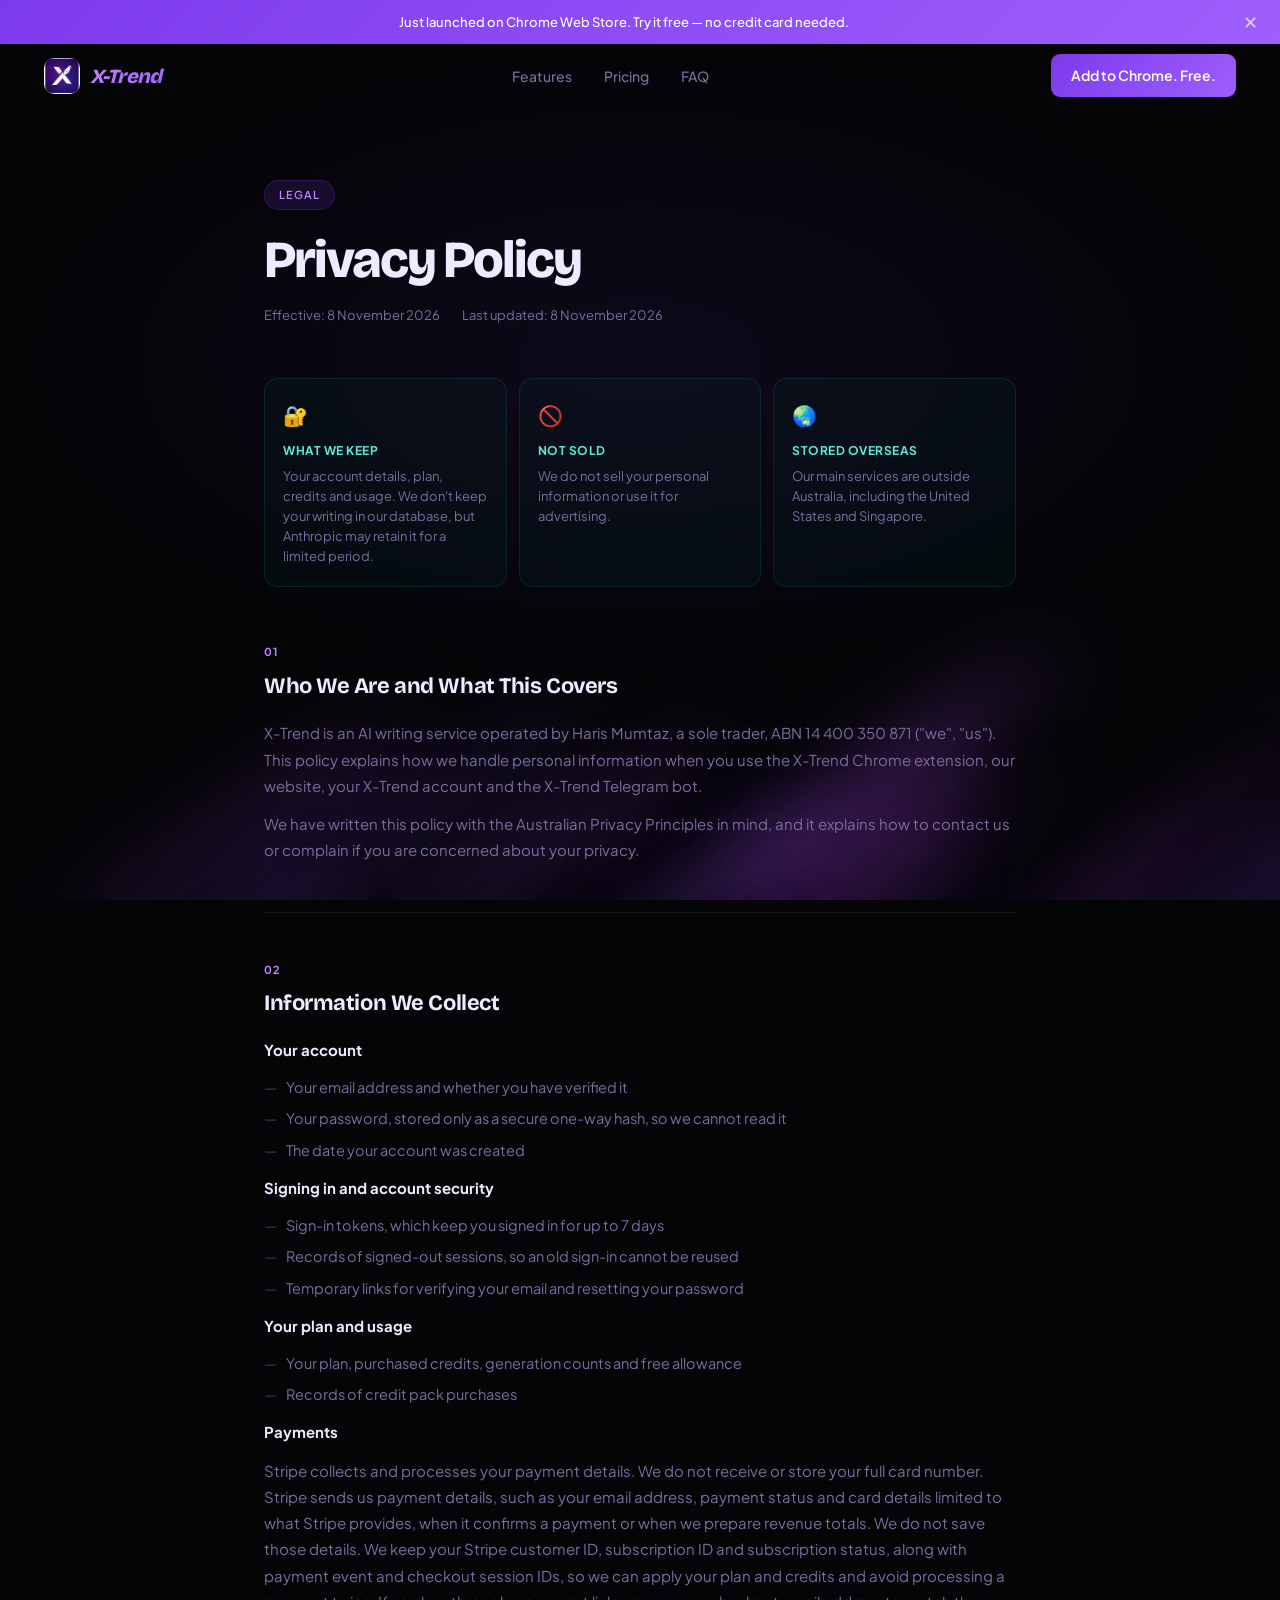
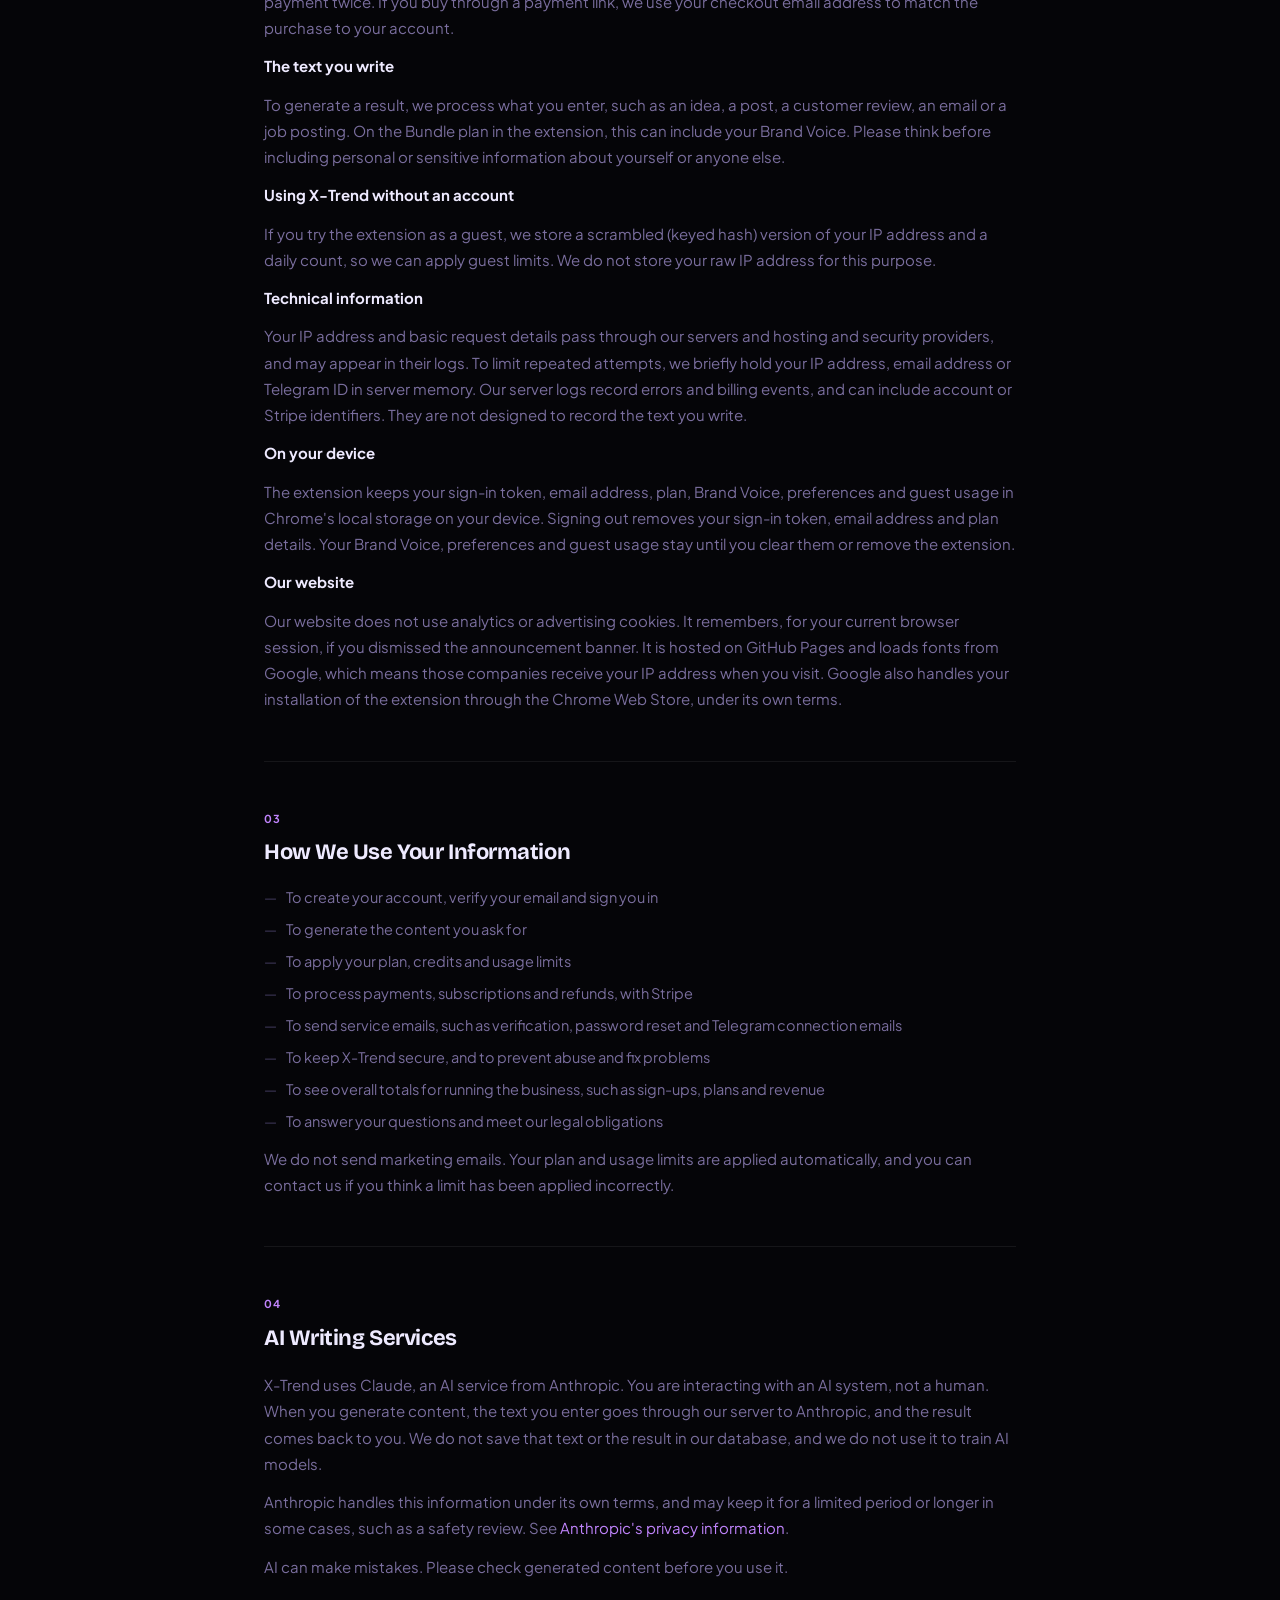
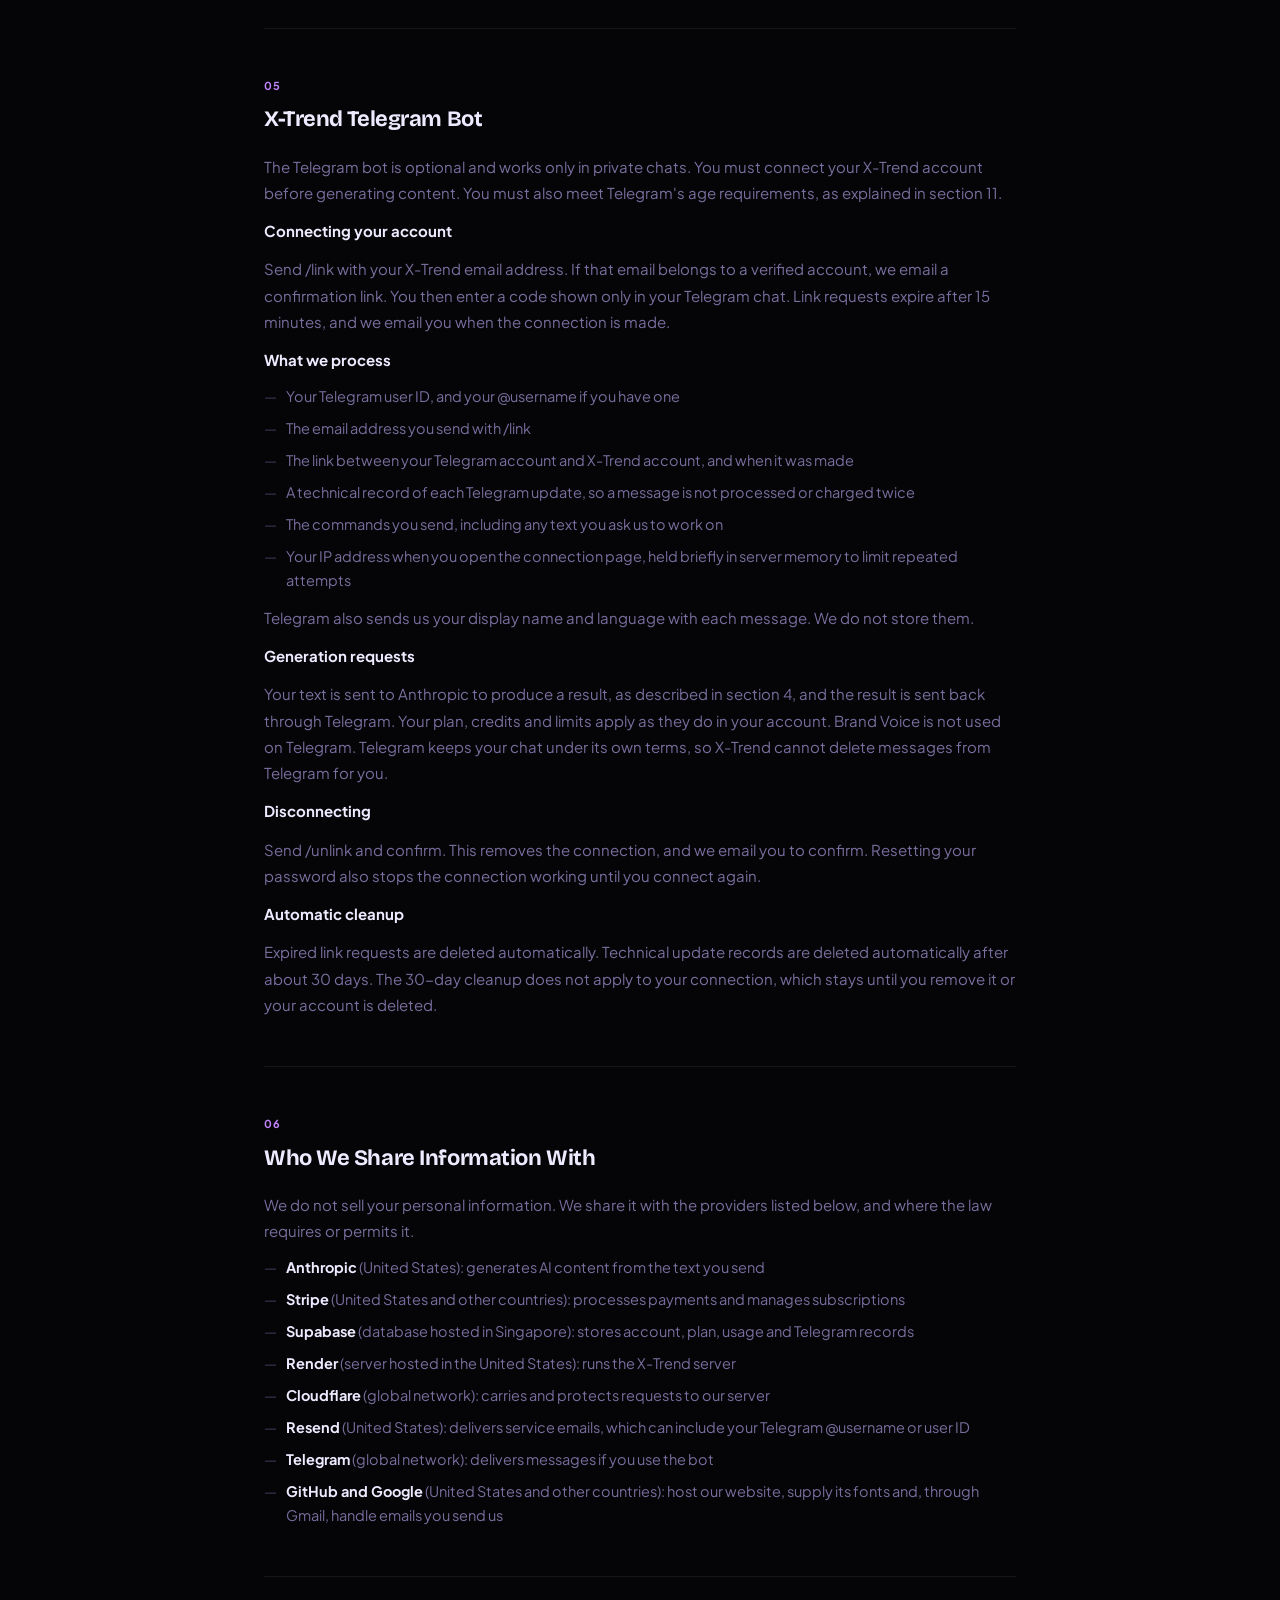
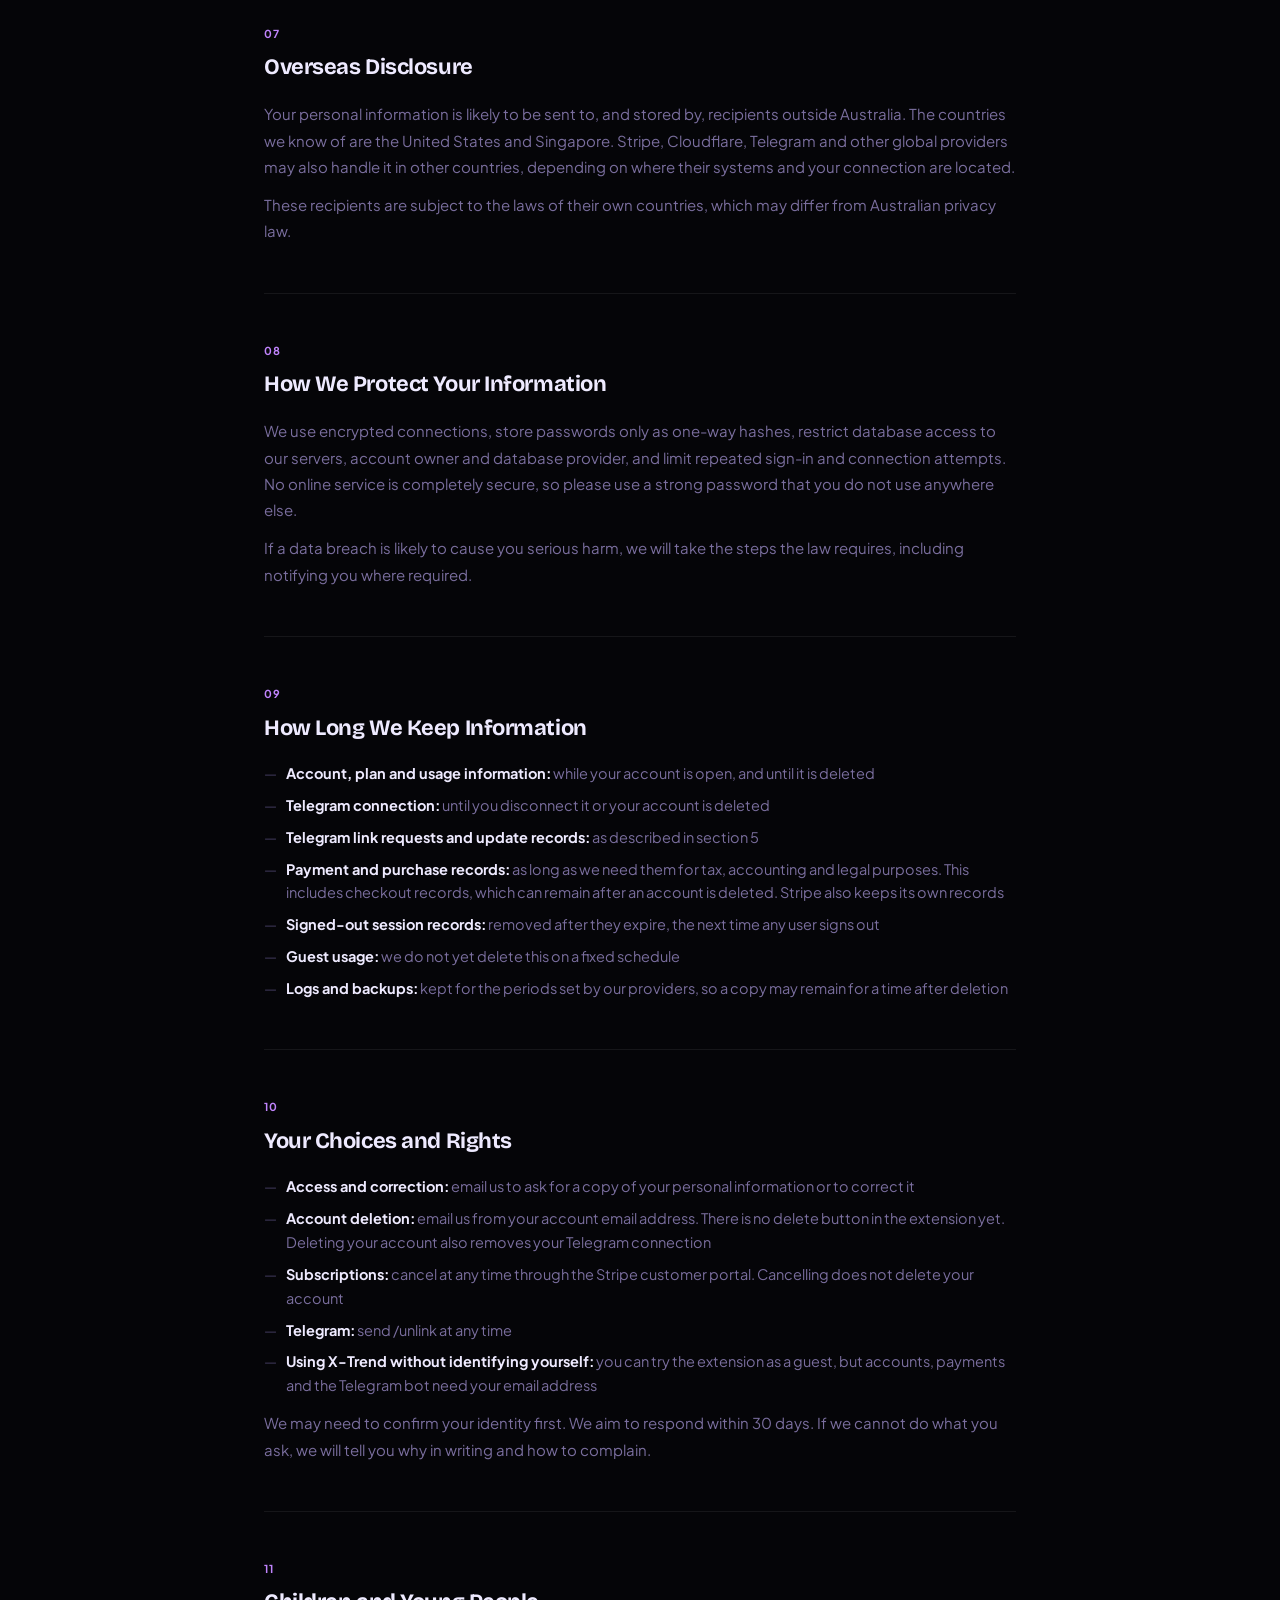
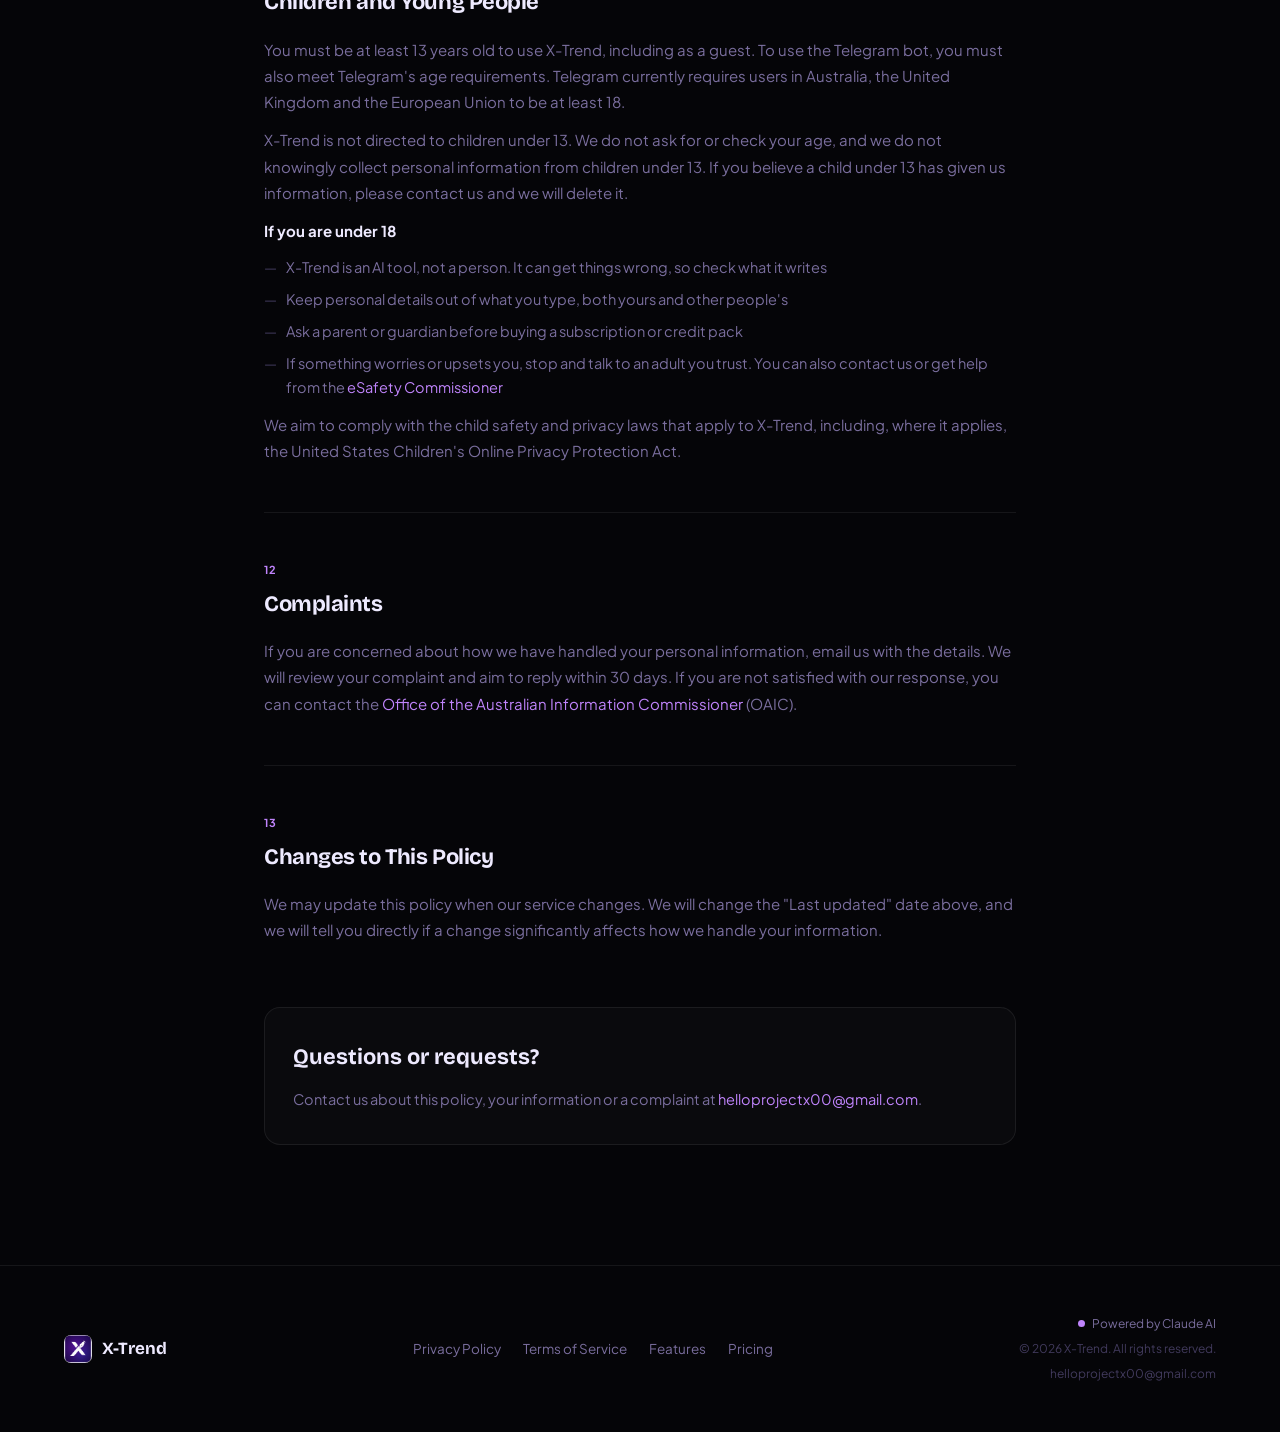
<file: privacy-policy.html>
<!DOCTYPE html>
<html lang="en">
<head>
  <meta charset="UTF-8">
  <meta name="viewport" content="width=device-width, initial-scale=1.0">
  <title>Privacy Policy — X-Trend</title>
  <meta name="description" content="X-Trend Privacy Policy — how we handle your data.">
  <meta name="theme-color" content="#050508">
  <link rel="icon" type="image/png" href="Images/Logo.png">
  <link rel="preconnect" href="https://fonts.googleapis.com">
  <link rel="preconnect" href="https://fonts.gstatic.com" crossorigin>
  <link href="https://fonts.googleapis.com/css2?family=Bricolage+Grotesque:opsz,wght@12..96,400;12..96,600;12..96,700;12..96,800&family=Plus+Jakarta+Sans:wght@300;400;500;600;700&display=swap" rel="stylesheet">
  <style>
/* ═══ CUSTOM PROPERTIES ═══════════════════════════════════════════════ */
:root {
  --bg:   #050508;
  --p:    #7C3AED;
  --p2:   #9F5FFC;
  --p3:   #C084FC;
  --t:    #0D9488;
  --t2:   #14B8A6;
  --t3:   #5EEAD4;
  --text: #EEEAFF;
  --text2:#7A6E9E;
  --text3:#413A5C;
  --card: rgba(255,255,255,0.024);
  --card-b:rgba(255,255,255,0.07);
  --fd:   'Bricolage Grotesque', sans-serif;
  --fb:   'Plus Jakarta Sans', sans-serif;
  --ease: cubic-bezier(0.16,1,0.3,1);
  --ann-h: 44px;
  --nav-h: 64px;
  --r: 16px;
}

/* ═══ RESET ════════════════════════════════════════════════════════════ */
*,*::before,*::after{box-sizing:border-box;margin:0;padding:0;}
html{scroll-behavior:smooth;}
body{
  font-family:var(--fb);
  background:var(--bg);
  color:var(--text);
  line-height:1.6;
  overflow-x:hidden;
  padding-top:calc(var(--ann-h) + var(--nav-h));
  transition:padding-top .35s var(--ease);
}
body.no-ann{padding-top:var(--nav-h);}
a{text-decoration:none;color:inherit;}
ul{list-style:none;}
img{display:block;max-width:100%;}
button{cursor:pointer;border:none;background:none;font-family:inherit;color:inherit;}

/* ═══ CANVAS + OVERLAY ════════════════════════════════════════════════ */
#beams{
  position:fixed;inset:0;width:100%;height:100%;
  z-index:0;pointer-events:none;
}
.glow-overlay{
  position:fixed;inset:0;z-index:1;pointer-events:none;
  background:radial-gradient(ellipse 70% 50% at 50% 40%, rgba(124,58,237,0.08) 0%, transparent 70%);
  animation:overlayPulse 8s ease-in-out infinite;
}
@keyframes overlayPulse{0%,100%{opacity:.5;}50%{opacity:1;}}

/* ═══ ANNOUNCEMENT BAR ════════════════════════════════════════════════ */
#ann-bar{
  position:fixed;top:0;left:0;right:0;
  height:var(--ann-h);z-index:300;
  display:flex;align-items:center;justify-content:center;gap:12px;
  padding:0 48px 0 16px;
  background:linear-gradient(135deg,#7C3AED,#9F5FFC);
  font-size:13px;font-weight:500;color:#fff;
  overflow:hidden;
  transition:height .35s var(--ease),opacity .35s var(--ease);
}
#ann-bar.gone{height:0;opacity:0;pointer-events:none;}
#ann-dismiss{
  position:absolute;right:14px;
  font-size:18px;line-height:1;padding:6px 8px;
  color:rgba(255,255,255,.7);border-radius:6px;
  transition:color .2s,background .2s;
}
#ann-dismiss:hover{color:#fff;background:rgba(255,255,255,.12);}

/* ═══ NAVIGATION ══════════════════════════════════════════════════════ */
#nav{
  position:fixed;top:var(--ann-h);left:0;right:0;
  height:var(--nav-h);z-index:200;
  transition:top .35s var(--ease),background .4s ease,backdrop-filter .4s ease,border-color .4s ease;
  border-bottom:1px solid transparent;
}
body.no-ann #nav{top:0;}
#nav.scrolled{
  background:rgba(5,5,8,.85);
  backdrop-filter:blur(24px);-webkit-backdrop-filter:blur(24px);
  border-bottom-color:rgba(124,58,237,.1);
}
.nav-inner{
  max-width:1240px;margin:0 auto;height:100%;
  padding:0 24px;display:flex;align-items:center;
}
.nav-brand{
  display:flex;align-items:center;gap:10px;
  flex-shrink:0;overflow:visible;
}
.nav-brand img{width:36px;height:36px;object-fit:contain;border-radius:10px;}
.nav-brand span{
  font-family:'Bricolage Grotesque',var(--fd);font-weight:800;font-size:20px;letter-spacing:-.03em;
  font-style:italic;white-space:nowrap;padding-right:8px;
  background:linear-gradient(135deg,#C084FC,#9F5FFC);
  -webkit-background-clip:text;-webkit-text-fill-color:transparent;
  background-clip:text;
}
.nav-links{
  display:flex;gap:32px;margin:0 auto;
}
.nav-links a{
  font-size:14px;font-weight:500;color:var(--text2);
  transition:color .2s;
}
.nav-links a:hover{color:var(--text);}
.nav-cta{
  display:inline-flex;align-items:center;justify-content:center;
  padding:10px 20px;border-radius:9px;
  background:linear-gradient(135deg,var(--p),var(--p2));
  color:#fff;font-size:14px;font-weight:600;
  transition:opacity .2s,transform .15s,box-shadow .2s;
  white-space:nowrap;flex-shrink:0;
}
.nav-cta:hover{opacity:.88;transform:translateY(-1px);box-shadow:0 8px 24px rgba(124,58,237,.4);}

/* hamburger */
.hamburger{
  display:none;flex-direction:column;gap:5px;
  padding:6px;margin-left:auto;position:relative;z-index:201;
}
.hamburger span{
  display:block;width:22px;height:2px;
  background:var(--text);border-radius:2px;
  transition:transform .3s,opacity .3s;
}
.hamburger.open span:nth-child(1){transform:translateY(7px) rotate(45deg);}
.hamburger.open span:nth-child(2){opacity:0;}
.hamburger.open span:nth-child(3){transform:translateY(-7px) rotate(-45deg);}

/* ═══ MOBILE FULL-SCREEN MENU ═════════════════════════════════════════ */
#mob-menu{
  display:none;position:fixed;inset:0;
  background:rgba(5,5,8,.97);z-index:190;
  flex-direction:column;align-items:center;justify-content:center;gap:36px;
}
#mob-menu.open{display:flex;}
#mob-menu a{
  font-family:var(--fd);font-size:30px;font-weight:700;
  color:var(--text);transition:color .2s;
}
#mob-menu a:hover{color:var(--p3);}
#mob-menu .mob-cta{
  margin-top:8px;
  padding:14px 32px;font-size:17px;border-radius:12px;
  background:linear-gradient(135deg,var(--p),var(--p2));color:#fff;
}

/* ═══ CONTAINER ═══════════════════════════════════════════════════════ */
.container{max-width:1200px;margin:0 auto;padding:0 24px;}

/* ═══ LEGAL CONTENT ═══════════════════════════════════════════════════ */
.legal-wrap{
  max-width:800px;
  margin:0 auto;
  padding:72px 24px 120px;
  position:relative;
  z-index:2;
}

.legal-hero{
  margin-bottom:52px;
}

.legal-label{
  display:inline-flex;align-items:center;
  font-size:11px;font-weight:600;letter-spacing:1px;text-transform:uppercase;
  color:var(--p3);
  background:rgba(124,58,237,.14);
  border:1px solid rgba(124,58,237,.24);
  border-radius:100px;
  padding:5px 14px;
  margin-bottom:22px;
}

.legal-hero h1{
  font-family:var(--fd);
  font-size:clamp(32px,5vw,52px);
  font-weight:800;
  letter-spacing:-.04em;
  line-height:1.1;
  color:var(--text);
  margin-bottom:16px;
}

.legal-meta{
  font-size:13px;
  color:var(--text2);
}
.legal-meta span{margin-right:20px;}

/* summary cards */
.summary-grid{
  display:grid;
  grid-template-columns:repeat(3,1fr);
  gap:12px;
  margin-bottom:56px;
}
.summary-card{
  background:var(--card);
  border:1px solid var(--card-b);
  border-radius:14px;
  padding:20px 18px;
}
.summary-card .card-icon{
  font-size:20px;margin-bottom:10px;display:block;
}
.summary-card .card-title{
  font-size:12px;font-weight:700;text-transform:uppercase;
  letter-spacing:.5px;color:var(--text2);margin-bottom:6px;
}
.summary-card .card-body{
  font-size:13px;color:var(--text2);line-height:1.55;
}
.summary-card.positive{
  border-color:rgba(13,148,136,.2);
  background:rgba(13,148,136,.05);
}
.summary-card.positive .card-title{color:var(--t3);}

/* sections */
.legal-section{margin-bottom:48px;}

.legal-num{
  font-size:11px;font-weight:700;letter-spacing:1px;
  text-transform:uppercase;color:var(--p3);margin-bottom:8px;
}

.legal-section h2{
  font-family:var(--fd);
  font-size:22px;font-weight:700;letter-spacing:-.02em;
  color:var(--text);margin-bottom:16px;
}

.legal-section p{
  color:var(--text2);font-size:15px;line-height:1.75;margin-bottom:12px;
}
.legal-section p:last-child{margin-bottom:0;}

.legal-section ul{
  padding:0;margin:12px 0;
  display:flex;flex-direction:column;gap:8px;
}
.legal-section ul li{
  color:var(--text2);padding-left:22px;position:relative;
  font-size:14.5px;line-height:1.65;
}
.legal-section ul li::before{
  content:'—';position:absolute;left:0;color:var(--text3);
}

.highlight-box{
  background:var(--card);
  border:1px solid var(--card-b);
  border-left:3px solid var(--p);
  border-radius:12px;
  padding:16px 18px;margin:16px 0;
  font-size:14px;color:var(--text2);line-height:1.65;
}
.highlight-box strong{color:var(--text);}

.legal-divider{
  border:none;
  border-top:1px solid var(--card-b);
  margin:0 0 48px;
}

code{
  font-family:monospace;
  font-size:.9em;
  color:var(--p3);
  background:rgba(124,58,237,.1);
  padding:2px 6px;border-radius:4px;
}

/* contact block */
.contact-block{
  background:var(--card);
  border:1px solid var(--card-b);
  border-radius:var(--r);
  padding:32px 28px;
  margin-top:64px;
}
.contact-block h2{
  font-family:var(--fd);
  font-size:22px;font-weight:700;
  color:var(--text);margin-bottom:12px;
}
.contact-block p{
  font-size:14.5px;color:var(--text2);line-height:1.7;
}
.contact-block a{color:var(--p3);}
.contact-block a:hover{text-decoration:underline;}

/* ═══ FOOTER ═════════════════════════════════════════════════════════ */
footer{
  position:relative;z-index:2;
  border-top:1px solid rgba(255,255,255,.07);
  padding:48px 0;
}
.footer-inner{
  display:flex;align-items:center;justify-content:space-between;
  flex-wrap:wrap;gap:24px;
}
.footer-brand{
  display:flex;align-items:center;gap:10px;
  font-family:var(--fd);font-weight:700;font-size:17px;
}
.footer-brand img{width:28px;height:28px;object-fit:contain;border-radius:7px;}
.footer-links{display:flex;gap:22px;flex-wrap:wrap;}
.footer-links a{font-size:13.5px;color:var(--text2);transition:color .2s;}
.footer-links a:hover{color:var(--text);}
.footer-right{display:flex;flex-direction:column;align-items:flex-end;gap:6px;}
.claude-badge{display:flex;align-items:center;gap:7px;font-size:12px;color:var(--text2);}
.claude-dot{
  width:7px;height:7px;border-radius:50%;background:var(--p3);
  animation:dotPulse 2s ease-in-out infinite;
}
@keyframes dotPulse{0%,100%{opacity:1;transform:scale(1);}50%{opacity:.45;transform:scale(.65);}}
.footer-copy{font-size:12px;color:var(--text3);}

/* ═══ REDUCED MOTION ═══════════════════════════════════════════════════ */
@media(prefers-reduced-motion:reduce){
  *,*::before,*::after{
    animation-duration:.01ms!important;
    animation-iteration-count:1!important;
    transition-duration:.01ms!important;
  }
  #beams{display:none;}
}

/* ═══ RESPONSIVE ════════════════════════════════════════════════════════ */
@media(max-width:768px){
  .nav-links,.nav-cta{display:none;}
  .hamburger{display:flex;}
  .footer-inner{flex-direction:column;align-items:flex-start;}
  .footer-right{align-items:flex-start;}
}
@media(max-width:600px){
  .summary-grid{grid-template-columns:1fr;}
  .legal-wrap{padding:56px 16px 80px;}
}
.sr-only{position:absolute;width:1px;height:1px;padding:0;margin:-1px;overflow:hidden;clip:rect(0,0,0,0);white-space:nowrap;border-width:0;}
  </style>
</head>
<body>

<!-- Canvas beam background -->
<canvas id="beams" aria-hidden="true"></canvas>
<div class="glow-overlay" aria-hidden="true"></div>

<!-- Announcement Bar -->
<div id="ann-bar" role="banner">
  <span>Just launched on Chrome Web Store. Try it free &mdash; no credit card needed.</span>
  <button id="ann-dismiss" aria-label="Dismiss announcement">&#x2715;</button>
</div>

<!-- Navigation -->
<nav id="nav" aria-label="Main navigation">
  <div class="nav-inner">
    <a href="index.html" class="nav-brand" aria-label="X-Trend home">
      <img src="Images/Logo.png" alt="" aria-hidden="true">
      <span>X-Trend</span>
    </a>
    <ul class="nav-links" role="list">
      <li><a href="index.html#social-features">Features</a></li>
      <li><a href="index.html#pricing">Pricing</a></li>
      <li><a href="index.html#faq">FAQ</a></li>
    </ul>
    <a href="https://chromewebstore.google.com/detail/x-trend/nondajdgckjicjokoffoheacihaimnnc"
       class="nav-cta" target="_blank" rel="noopener noreferrer">Add to Chrome. Free.</a>
    <button class="hamburger" id="hamburger"
            aria-label="Open navigation menu" aria-expanded="false" aria-controls="mob-menu">
      <span></span><span></span><span></span>
    </button>
  </div>
</nav>

<!-- Mobile full-screen menu -->
<div id="mob-menu" role="dialog" aria-label="Mobile navigation" aria-modal="true">
  <a href="index.html#social-features">Features</a>
  <a href="index.html#pricing">Pricing</a>
  <a href="index.html#faq">FAQ</a>
  <a href="https://chromewebstore.google.com/detail/x-trend/nondajdgckjicjokoffoheacihaimnnc"
     class="mob-cta" target="_blank" rel="noopener noreferrer">Add to Chrome. Free.</a>
</div>

<!-- Legal Content -->
<main>
  <div class="legal-wrap">

    <div class="legal-hero">
      <div class="legal-label">Legal</div>
      <h1>Privacy Policy</h1>
      <p class="legal-meta">
        <span>Effective: 8 November 2026</span>
        <span>Last updated: 8 November 2026</span>
      </p>
    </div>

    <!-- At-a-glance summary -->
    <div class="summary-grid">
      <div class="summary-card positive">
        <span class="card-icon">🔐</span>
        <div class="card-title">What we keep</div>
        <div class="card-body">Your account details, plan, credits and usage. We don't keep your writing in our database, but Anthropic may retain it for a limited period.</div>
      </div>
      <div class="summary-card positive">
        <span class="card-icon">🚫</span>
        <div class="card-title">Not sold</div>
        <div class="card-body">We do not sell your personal information or use it for advertising.</div>
      </div>
      <div class="summary-card positive">
        <span class="card-icon">🌏</span>
        <div class="card-title">Stored overseas</div>
        <div class="card-body">Our main services are outside Australia, including the United States and Singapore.</div>
      </div>
    </div>

    <section class="legal-section">
      <div class="legal-num">01</div>
      <h2>Who We Are and What This Covers</h2>
      <p>
        X-Trend is an AI writing service operated by Haris Mumtaz, a sole trader, ABN 14 400 350 871 ("we", "us").
        This policy explains how we handle personal information when you use the X-Trend Chrome
        extension, our website, your X-Trend account and the X-Trend Telegram bot.
      </p>
      <p>
        We have written this policy with the Australian Privacy Principles in mind, and it explains
        how to contact us or complain if you are concerned about your privacy.
      </p>
    </section>

    <hr class="legal-divider">

    <section class="legal-section">
      <div class="legal-num">02</div>
      <h2>Information We Collect</h2>
      <p><strong style="color:var(--text);">Your account</strong></p>
      <ul>
        <li>Your email address and whether you have verified it</li>
        <li>Your password, stored only as a secure one-way hash, so we cannot read it</li>
        <li>The date your account was created</li>
      </ul>
      <p><strong style="color:var(--text);">Signing in and account security</strong></p>
      <ul>
        <li>Sign-in tokens, which keep you signed in for up to 7 days</li>
        <li>Records of signed-out sessions, so an old sign-in cannot be reused</li>
        <li>Temporary links for verifying your email and resetting your password</li>
      </ul>
      <p><strong style="color:var(--text);">Your plan and usage</strong></p>
      <ul>
        <li>Your plan, purchased credits, generation counts and free allowance</li>
        <li>Records of credit pack purchases</li>
      </ul>
      <p><strong style="color:var(--text);">Payments</strong></p>
      <p>
        Stripe collects and processes your payment details. We do not receive or store your full card
        number. Stripe sends us payment details, such as your email address, payment status and card
        details limited to what Stripe provides, when it confirms a payment or when we prepare revenue
        totals. We do not save those details. We keep your Stripe customer ID, subscription ID and
        subscription status, along with payment event and checkout session IDs, so we can apply your plan
        and credits and avoid processing a payment twice. If you buy through a payment link, we use your
        checkout email address to match the purchase to your account.
      </p>
      <p><strong style="color:var(--text);">The text you write</strong></p>
      <p>
        To generate a result, we process what you enter, such as an idea, a post, a customer review, an
        email or a job posting. On the Bundle plan in the extension, this can include your Brand Voice.
        Please think before including personal or sensitive information about yourself or anyone else.
      </p>
      <p><strong style="color:var(--text);">Using X-Trend without an account</strong></p>
      <p>
        If you try the extension as a guest, we store a scrambled (keyed hash) version of your IP address
        and a daily count, so we can apply guest limits. We do not store your raw IP address for this
        purpose.
      </p>
      <p><strong style="color:var(--text);">Technical information</strong></p>
      <p>
        Your IP address and basic request details pass through our servers and hosting and security
        providers, and may appear in their logs. To limit repeated attempts, we briefly hold your IP
        address, email address or Telegram ID in server memory. Our server logs record errors and billing events, and can include account or
        Stripe identifiers. They are not designed to record the text you write.
      </p>
      <p><strong style="color:var(--text);">On your device</strong></p>
      <p>
        The extension keeps your sign-in token, email address, plan, Brand Voice, preferences and guest
        usage in Chrome's local storage on your device. Signing out removes your sign-in token, email
        address and plan details. Your Brand Voice, preferences and guest usage stay until you clear them or
        remove the extension.
      </p>
      <p><strong style="color:var(--text);">Our website</strong></p>
      <p>
        Our website does not use analytics or advertising cookies. It remembers, for your current browser session, if you
        dismissed the announcement banner. It is hosted on GitHub Pages and loads fonts from Google,
        which means those companies receive your IP address when you visit. Google also handles your
        installation of the extension through the Chrome Web Store, under its own terms.
      </p>
    </section>

    <hr class="legal-divider">

    <section class="legal-section">
      <div class="legal-num">03</div>
      <h2>How We Use Your Information</h2>
      <ul>
        <li>To create your account, verify your email and sign you in</li>
        <li>To generate the content you ask for</li>
        <li>To apply your plan, credits and usage limits</li>
        <li>To process payments, subscriptions and refunds, with Stripe</li>
        <li>To send service emails, such as verification, password reset and Telegram connection emails</li>
        <li>To keep X-Trend secure, and to prevent abuse and fix problems</li>
        <li>To see overall totals for running the business, such as sign-ups, plans and revenue</li>
        <li>To answer your questions and meet our legal obligations</li>
      </ul>
      <p>
        We do not send marketing emails. Your plan and usage limits are applied automatically, and you
        can contact us if you think a limit has been applied incorrectly.
      </p>
    </section>

    <hr class="legal-divider">

    <section class="legal-section">
      <div class="legal-num">04</div>
      <h2>AI Writing Services</h2>
      <p>
        X-Trend uses Claude, an AI service from Anthropic. You are interacting with an AI system, not a human.
        When you generate content, the text you enter goes through our server to Anthropic, and the result comes back to you. We do not save that text
        or the result in our database, and we do not use it to train AI models.
      </p>
      <p>
        Anthropic handles this information under its own terms, and may keep it for a limited period or
        longer in some cases, such as a safety review. See
        <a href="https://www.anthropic.com/legal/privacy" target="_blank" rel="noopener" style="color:var(--p3);">Anthropic's privacy information</a>.
      </p>
      <p>
        AI can make mistakes. Please check generated content before you use it.
      </p>
    </section>

    <hr class="legal-divider">

    <section class="legal-section">
      <div class="legal-num">05</div>
      <h2>X-Trend Telegram Bot</h2>
      <p>
        The Telegram bot is optional and works only in private chats. You must connect your X-Trend account
        before generating content. You must also meet Telegram's age requirements, as explained in section 11.
      </p>
      <p><strong style="color:var(--text);">Connecting your account</strong></p>
      <p>
        Send /link with your X-Trend email address. If that email belongs to a verified account, we email
        a confirmation link. You then enter a code shown only in your Telegram chat. Link requests expire
        after 15 minutes, and we email you when the connection is made.
      </p>
      <p><strong style="color:var(--text);">What we process</strong></p>
      <ul>
        <li>Your Telegram user ID, and your @username if you have one</li>
        <li>The email address you send with /link</li>
        <li>The link between your Telegram account and X-Trend account, and when it was made</li>
        <li>A technical record of each Telegram update, so a message is not processed or charged twice</li>
        <li>The commands you send, including any text you ask us to work on</li>
        <li>Your IP address when you open the connection page, held briefly in server memory to limit repeated attempts</li>
      </ul>
      <p>
        Telegram also sends us your display name and language with each message. We do not store them.
      </p>
      <p><strong style="color:var(--text);">Generation requests</strong></p>
      <p>
        Your text is sent to Anthropic to produce a result, as described in section 4, and the result is
        sent back through Telegram. Your plan, credits and limits apply as they do in your account. Brand
        Voice is not used on Telegram. Telegram keeps your chat under its own terms, so X-Trend cannot
        delete messages from Telegram for you.
      </p>
      <p><strong style="color:var(--text);">Disconnecting</strong></p>
      <p>
        Send /unlink and confirm. This removes the connection, and we email you to confirm. Resetting your
        password also stops the connection working until you connect again.
      </p>
      <p><strong style="color:var(--text);">Automatic cleanup</strong></p>
      <p>
        Expired link requests are deleted automatically. Technical update records are deleted automatically
        after about 30 days. The 30-day cleanup does not apply to your connection, which stays until you
        remove it or your account is deleted.
      </p>
    </section>

    <hr class="legal-divider">

    <section class="legal-section">
      <div class="legal-num">06</div>
      <h2>Who We Share Information With</h2>
      <p>
        We do not sell your personal information. We share it with the providers listed below, and where
        the law requires or permits it.
      </p>
      <ul>
        <li><strong style="color:var(--text);">Anthropic</strong> (United States): generates AI content from the text you send</li>
        <li><strong style="color:var(--text);">Stripe</strong> (United States and other countries): processes payments and manages subscriptions</li>
        <li><strong style="color:var(--text);">Supabase</strong> (database hosted in Singapore): stores account, plan, usage and Telegram records</li>
        <li><strong style="color:var(--text);">Render</strong> (server hosted in the United States): runs the X-Trend server</li>
        <li><strong style="color:var(--text);">Cloudflare</strong> (global network): carries and protects requests to our server</li>
        <li><strong style="color:var(--text);">Resend</strong> (United States): delivers service emails, which can include your Telegram @username or user ID</li>
        <li><strong style="color:var(--text);">Telegram</strong> (global network): delivers messages if you use the bot</li>
        <li><strong style="color:var(--text);">GitHub and Google</strong> (United States and other countries): host our website, supply its fonts and, through Gmail, handle emails you send us</li>
      </ul>
    </section>

    <hr class="legal-divider">

    <section class="legal-section">
      <div class="legal-num">07</div>
      <h2>Overseas Disclosure</h2>
      <p>
        Your personal information is likely to be sent to, and stored by, recipients outside Australia.
        The countries we know of are the United States and Singapore. Stripe, Cloudflare, Telegram and
        other global providers may also handle it in other countries, depending on where their systems
        and your connection are located.
      </p>
      <p>
        These recipients are subject to the laws of their own countries, which may differ from Australian
        privacy law.
      </p>
    </section>

    <hr class="legal-divider">

    <section class="legal-section">
      <div class="legal-num">08</div>
      <h2>How We Protect Your Information</h2>
      <p>
        We use encrypted connections, store passwords only as one-way hashes, restrict database access to
        our servers, account owner and database provider, and limit repeated sign-in and connection attempts. No online service
        is completely secure, so please use a strong password that you do not use anywhere else.
      </p>
      <p>
        If a data breach is likely to cause you serious harm, we will take the steps the law requires,
        including notifying you where required.
      </p>
    </section>

    <hr class="legal-divider">

    <section class="legal-section">
      <div class="legal-num">09</div>
      <h2>How Long We Keep Information</h2>
      <ul>
        <li><strong style="color:var(--text);">Account, plan and usage information:</strong> while your account is open, and until it is deleted</li>
        <li><strong style="color:var(--text);">Telegram connection:</strong> until you disconnect it or your account is deleted</li>
        <li><strong style="color:var(--text);">Telegram link requests and update records:</strong> as described in section 5</li>
        <li><strong style="color:var(--text);">Payment and purchase records:</strong> as long as we need them for tax, accounting and legal purposes. This includes checkout records, which can remain after an account is deleted. Stripe also keeps its own records</li>
        <li><strong style="color:var(--text);">Signed-out session records:</strong> removed after they expire, the next time any user signs out</li>
        <li><strong style="color:var(--text);">Guest usage:</strong> we do not yet delete this on a fixed schedule</li>
        <li><strong style="color:var(--text);">Logs and backups:</strong> kept for the periods set by our providers, so a copy may remain for a time after deletion</li>
      </ul>
    </section>

    <hr class="legal-divider">

    <section class="legal-section">
      <div class="legal-num">10</div>
      <h2>Your Choices and Rights</h2>
      <ul>
        <li><strong style="color:var(--text);">Access and correction:</strong> email us to ask for a copy of your personal information or to correct it</li>
        <li><strong style="color:var(--text);">Account deletion:</strong> email us from your account email address. There is no delete button in the extension yet. Deleting your account also removes your Telegram connection</li>
        <li><strong style="color:var(--text);">Subscriptions:</strong> cancel at any time through the Stripe customer portal. Cancelling does not delete your account</li>
        <li><strong style="color:var(--text);">Telegram:</strong> send /unlink at any time</li>
        <li><strong style="color:var(--text);">Using X-Trend without identifying yourself:</strong> you can try the extension as a guest, but accounts, payments and the Telegram bot need your email address</li>
      </ul>
      <p>
        We may need to confirm your identity first. We aim to respond within 30 days. If we cannot do what
        you ask, we will tell you why in writing and how to complain.
      </p>
    </section>

    <hr class="legal-divider">

    <section class="legal-section">
      <div class="legal-num">11</div>
      <h2>Children and Young People</h2>
      <p>
        You must be at least 13 years old to use X-Trend, including as a guest. To use the Telegram bot, you
        must also meet Telegram's age requirements. Telegram currently requires users in Australia, the United
        Kingdom and the European Union to be at least 18.
      </p>
      <p>
        X-Trend is not directed to children under 13. We do not ask for or check your age, and we do not
        knowingly collect personal information from children under 13. If you believe a child under 13 has
        given us information, please contact us and we will delete it.
      </p>
      <p><strong style="color:var(--text);">If you are under 18</strong></p>
      <ul>
        <li>X-Trend is an AI tool, not a person. It can get things wrong, so check what it writes</li>
        <li>Keep personal details out of what you type, both yours and other people's</li>
        <li>Ask a parent or guardian before buying a subscription or credit pack</li>
        <li>If something worries or upsets you, stop and talk to an adult you trust. You can also contact us or get help from the <a href="https://www.esafety.gov.au" target="_blank" rel="noopener" style="color:var(--p3);">eSafety Commissioner</a></li>
      </ul>
      <p>
        We aim to comply with the child safety and privacy laws that apply to X-Trend, including, where it
        applies, the United States Children's Online Privacy Protection Act.
      </p>
    </section>

    <hr class="legal-divider">

    <section class="legal-section">
      <div class="legal-num">12</div>
      <h2>Complaints</h2>
      <p>
        If you are concerned about how we have handled your personal information, email us with the
        details. We will review your complaint and aim to reply within 30 days. If you are not satisfied
        with our response, you can contact the
        <a href="https://www.oaic.gov.au" target="_blank" rel="noopener" style="color:var(--p3);">Office of the Australian Information Commissioner</a>
        (OAIC).
      </p>
    </section>

    <hr class="legal-divider">

    <section class="legal-section">
      <div class="legal-num">13</div>
      <h2>Changes to This Policy</h2>
      <p>
        We may update this policy when our service changes. We will change the "Last updated" date above,
        and we will tell you directly if a change significantly affects how we handle your information.
      </p>
    </section>

    <div class="contact-block">
      <h2>Questions or requests?</h2>
      <p>
        Contact us about this policy, your information or a complaint at
        <a href="mailto:helloprojectx00@gmail.com">helloprojectx00@gmail.com</a>.
      </p>
    </div>

  </div>
</main>

<!-- Footer -->
<footer>
  <div class="container">
    <div class="footer-inner">
      <a href="index.html" class="footer-brand" aria-label="X-Trend home">
        <img src="Images/Logo.png" alt="" aria-hidden="true">
        <span>X-Trend</span>
      </a>
      <nav class="footer-links" aria-label="Footer navigation">
        <a href="privacy-policy.html">Privacy Policy</a>
        <a href="terms.html">Terms of Service</a>
        <a href="index.html#social-features">Features</a>
        <a href="index.html#pricing">Pricing</a>
      </nav>
      <div class="footer-right">
        <div class="claude-badge">
          <span class="claude-dot" aria-hidden="true"></span>
          Powered by Claude AI
        </div>
        <p class="footer-copy">&copy; 2026 X-Trend. All rights reserved.</p>
        <a href="mailto:helloprojectx00@gmail.com" class="footer-copy"
           style="transition:color .2s;"
           onmouseover="this.style.color='var(--p3)'"
           onmouseout="this.style.color=''">helloprojectx00@gmail.com</a>
      </div>
    </div>
  </div>
</footer>

<script>
(function(){
'use strict';

var PRM = window.matchMedia('(prefers-reduced-motion: reduce)').matches;

/* ── BEAM CANVAS ───────────────────────────────────────────────────────── */
var canvas = document.getElementById('beams');
var ctx = canvas.getContext('2d');
var ANG = -35 * Math.PI / 180;
var W, H;

function resizeCanvas(){
  W = canvas.width = window.innerWidth;
  H = canvas.height = window.innerHeight;
}
resizeCanvas();
window.addEventListener('resize', resizeCanvas, {passive:true});

function makeBeam(){
  return {
    x: Math.random() * window.innerWidth,
    y: window.innerHeight + 50 + Math.random() * 300,
    w: 30 + Math.random() * 60,
    len: 280 + Math.random() * 280,
    spd: 0.4 + Math.random() * 1.0,
    bOp: 0.10 + Math.random() * 0.15,
    hue: 255 + Math.random() * 30,
    ph: Math.random() * Math.PI * 2,
    phSpd: 0.007 + Math.random() * 0.009
  };
}

var beams = [];
for(var i=0;i<30;i++) beams.push(makeBeam());

function drawBeam(b){
  var op = b.bOp * (0.62 + 0.38 * Math.sin(b.ph));
  var ex = b.x + Math.cos(ANG) * b.len;
  var ey = b.y + Math.sin(ANG) * b.len;
  var g = ctx.createLinearGradient(b.x, b.y, ex, ey);
  g.addColorStop(0,   'hsla('+b.hue+',85%,62%,0)');
  g.addColorStop(0.28,'hsla('+b.hue+',85%,62%,'+op+')');
  g.addColorStop(0.72,'hsla('+b.hue+',85%,62%,'+op+')');
  g.addColorStop(1,   'hsla('+b.hue+',85%,62%,0)');
  ctx.save();
  ctx.filter = 'blur(35px)';
  ctx.strokeStyle = g;
  ctx.lineWidth = b.w;
  ctx.lineCap = 'butt';
  ctx.beginPath();
  ctx.moveTo(b.x, b.y);
  ctx.lineTo(ex, ey);
  ctx.stroke();
  ctx.restore();
}

function tickBeam(b){
  b.ph += b.phSpd;
  b.y  -= b.spd;
  if(b.y < -b.len){
    b.x = Math.random() * (W + 200) - 100;
    b.y = H + 60 + Math.random() * 200;
  }
}

function animBeams(){
  ctx.clearRect(0,0,W,H);
  beams.forEach(function(b){ tickBeam(b); drawBeam(b); });
  requestAnimationFrame(animBeams);
}
if(!PRM) animBeams();

/* ── ANN BAR DISMISS ───────────────────────────────────────────────────── */
var annBar = document.getElementById('ann-bar');
var annDismiss = document.getElementById('ann-dismiss');
var nav = document.getElementById('nav');

function dismissAnn(){
  annBar.classList.add('gone');
  document.body.classList.add('no-ann');
  try{ sessionStorage.setItem('xt_ann','1'); }catch(e){}
}
annDismiss.addEventListener('click', dismissAnn);
if(sessionStorage.getItem('xt_ann')) dismissAnn();

/* ── NAV SCROLL GLASS ──────────────────────────────────────────────────── */
function syncNav(){
  nav.classList.toggle('scrolled', window.scrollY > 16);
}
window.addEventListener('scroll', syncNav, {passive:true});
syncNav();

/* ── HAMBURGER / MOBILE MENU ────────────────────────────────────────────── */
var burger = document.getElementById('hamburger');
var mobMenu = document.getElementById('mob-menu');

function openMob(){
  mobMenu.classList.add('open');
  burger.classList.add('open');
  burger.setAttribute('aria-expanded','true');
  document.body.style.overflow='hidden';
}
function closeMob(){
  mobMenu.classList.remove('open');
  burger.classList.remove('open');
  burger.setAttribute('aria-expanded','false');
  document.body.style.overflow='';
}
burger.addEventListener('click', function(){
  mobMenu.classList.contains('open') ? closeMob() : openMob();
});
mobMenu.querySelectorAll('a').forEach(function(a){
  a.addEventListener('click', closeMob);
});
document.addEventListener('keydown', function(e){
  if(e.key==='Escape') closeMob();
});

})();
</script>
</body>
</html>
</file>
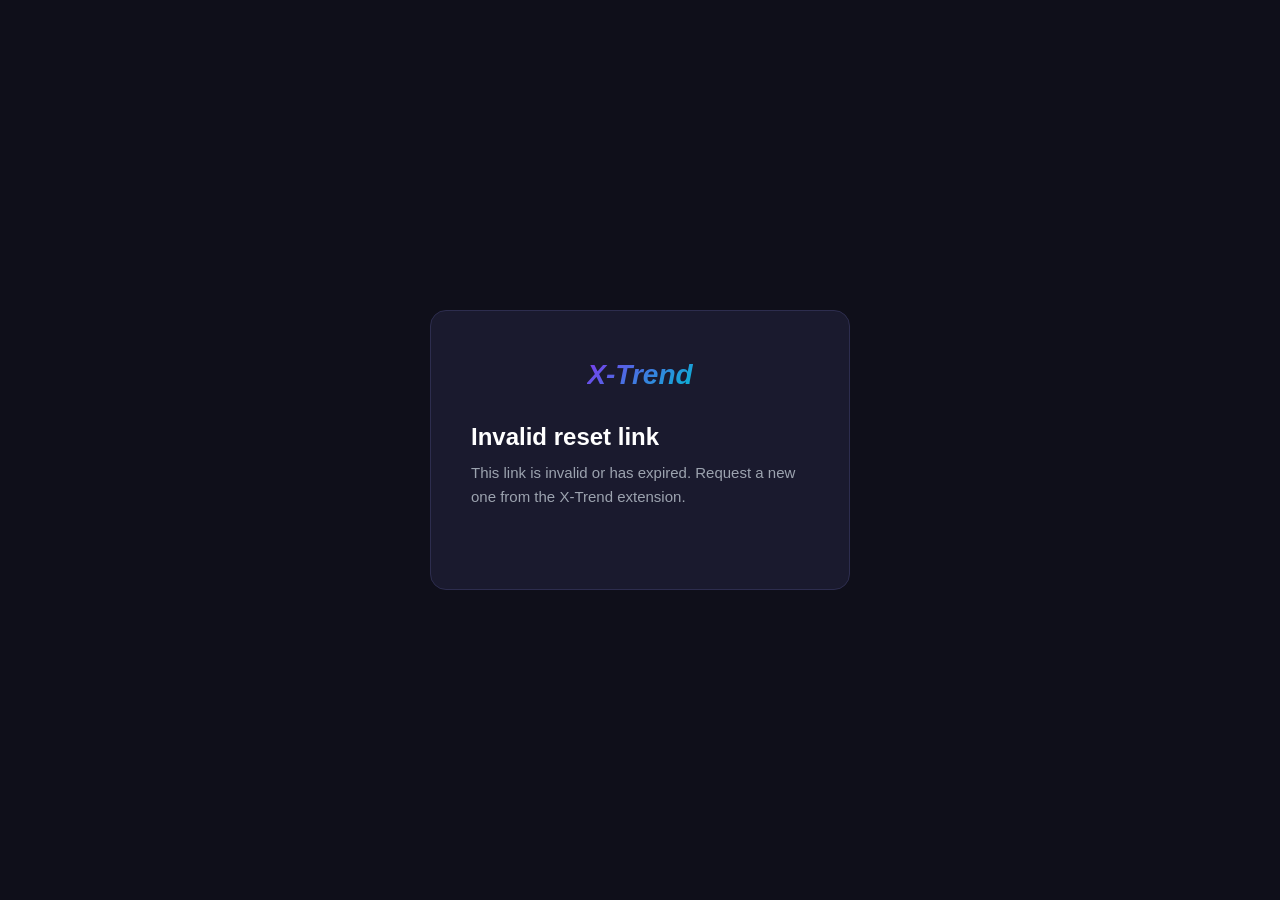
<file: reset-password.html>
<!DOCTYPE html>
<html lang="en">
<head>
  <meta charset="UTF-8" />
  <meta name="viewport" content="width=device-width, initial-scale=1.0" />
  <title>Reset Password — X-Trend</title>
  <style>
    *, *::before, *::after { box-sizing: border-box; margin: 0; padding: 0; }

    body {
      min-height: 100vh;
      background: #0f0f1a;
      font-family: -apple-system, BlinkMacSystemFont, 'Segoe UI', Roboto, sans-serif;
      color: #f0f0f0;
      display: flex;
      flex-direction: column;
      align-items: center;
      justify-content: center;
      padding: 40px 20px;
    }

    .card {
      background: #1a1a2e;
      border: 1px solid #2d2d4e;
      border-radius: 16px;
      padding: 48px 40px;
      width: 100%;
      max-width: 420px;
    }

    h1 {
      font-size: 24px;
      font-weight: 800;
      color: #ffffff;
      margin-bottom: 10px;
    }

    .sub {
      font-size: 15px;
      color: #9ca3af;
      line-height: 1.6;
      margin-bottom: 32px;
    }

    .field {
      margin-bottom: 20px;
    }

    label {
      display: block;
      font-size: 13px;
      font-weight: 600;
      color: #c4b5fd;
      margin-bottom: 8px;
    }

    .pw-wrap {
      position: relative;
    }

    .pw-wrap input {
      width: 100%;
      background: rgba(255,255,255,.06);
      border: 1px solid rgba(255,255,255,.12);
      border-radius: 10px;
      color: #f0f0f0;
      padding: 13px 46px 13px 16px;
      font-size: 15px;
      font-family: inherit;
      outline: none;
      transition: border-color .2s;
    }

    .pw-wrap input:focus {
      border-color: #7c3aed;
    }

    .eye-btn {
      position: absolute;
      right: 14px;
      top: 50%;
      transform: translateY(-50%);
      background: none;
      border: none;
      cursor: pointer;
      padding: 4px;
      display: flex;
      align-items: center;
      color: #6b7280;
      transition: color .2s;
    }

    .eye-btn:hover { color: #9ca3af; }
    .eye-btn:focus-visible { outline: 2px solid #9d8fff; outline-offset: 2px; border-radius: 4px; }

    .strength-bar {
      height: 4px;
      border-radius: 2px;
      background: rgba(255,255,255,.08);
      margin-top: 8px;
      overflow: hidden;
    }

    .strength-fill {
      height: 100%;
      border-radius: 2px;
      width: 0%;
      transition: width .3s, background .3s;
    }

    .strength-label {
      font-size: 11px;
      color: #6060a0;
      margin-top: 5px;
      min-height: 16px;
    }

    .btn {
      display: block;
      width: 100%;
      padding: 15px;
      background: linear-gradient(135deg, #7c3aed, #6d28d9);
      color: #ffffff;
      border: none;
      border-radius: 10px;
      font-size: 15px;
      font-weight: 700;
      cursor: pointer;
      margin-top: 8px;
      transition: opacity .2s;
    }

    .btn:hover:not(:disabled) { opacity: .88; }
    .btn:disabled { opacity: .45; cursor: not-allowed; }

    .msg {
      display: none;
      margin-top: 18px;
      padding: 14px 16px;
      border-radius: 10px;
      font-size: 14px;
      line-height: 1.5;
    }

    .msg.error {
      background: rgba(239,68,68,.12);
      border: 1px solid rgba(239,68,68,.3);
      color: #fca5a5;
    }

    .msg.success {
      background: rgba(34,197,94,.08);
      border: 1px solid rgba(34,197,94,.25);
      color: #86efac;
    }

    .back-link {
      display: inline-block;
      margin-top: 20px;
      font-size: 13px;
      color: #7c3aed;
      text-decoration: none;
    }

    .back-link:hover { text-decoration: underline; }

    @media (max-width: 480px) {
      .card { padding: 36px 24px; }
    }
  </style>
</head>
<body>

<div class="card" id="card">

  <!-- Logo -->
  <div style="text-align:center;margin-bottom:32px;">
    <span style="font-size:28px;font-weight:700;font-style:italic;background:linear-gradient(135deg,#7c3aed,#06b6d4);-webkit-background-clip:text;-webkit-text-fill-color:transparent;background-clip:text;">X-Trend</span>
  </div>

  <h1 id="heading">Reset your password</h1>
  <p class="sub" id="sub">Choose a new password for your X-Trend account.</p>

  <div id="form-wrap">
    <div class="field">
      <label for="new-pw">New Password</label>
      <div class="pw-wrap">
        <input type="password" id="new-pw" placeholder="At least 8 characters" autocomplete="new-password" />
        <button type="button" class="eye-btn" id="toggle-new-pw" aria-label="Show password" aria-pressed="false">
          <svg id="eye-new" xmlns="http://www.w3.org/2000/svg" width="18" height="18" viewBox="0 0 24 24" fill="none" stroke="currentColor" stroke-width="2" stroke-linecap="round" stroke-linejoin="round">
            <path d="M1 12s4-8 11-8 11 8 11 8-4 8-11 8-11-8-11-8z"/><circle cx="12" cy="12" r="3"/>
          </svg>
          <svg id="eye-off-new" xmlns="http://www.w3.org/2000/svg" width="18" height="18" viewBox="0 0 24 24" fill="none" stroke="currentColor" stroke-width="2" stroke-linecap="round" stroke-linejoin="round" style="display:none;">
            <path d="M17.94 17.94A10.07 10.07 0 0 1 12 20c-7 0-11-8-11-8a18.45 18.45 0 0 1 5.06-5.94M9.9 4.24A9.12 9.12 0 0 1 12 4c7 0 11 8 11 8a18.5 18.5 0 0 1-2.16 3.19m-6.72-1.07a3 3 0 1 1-4.24-4.24"/><line x1="1" y1="1" x2="23" y2="23"/>
          </svg>
        </button>
      </div>
      <div class="strength-bar"><div class="strength-fill" id="strength-fill"></div></div>
      <div class="strength-label" id="strength-label"></div>
    </div>

    <div class="field">
      <label for="confirm-pw">Confirm Password</label>
      <div class="pw-wrap">
        <input type="password" id="confirm-pw" placeholder="Repeat your new password" autocomplete="new-password" />
        <button type="button" class="eye-btn" id="toggle-confirm-pw" aria-label="Show password" aria-pressed="false">
          <svg id="eye-confirm" xmlns="http://www.w3.org/2000/svg" width="18" height="18" viewBox="0 0 24 24" fill="none" stroke="currentColor" stroke-width="2" stroke-linecap="round" stroke-linejoin="round">
            <path d="M1 12s4-8 11-8 11 8 11 8-4 8-11 8-11-8-11-8z"/><circle cx="12" cy="12" r="3"/>
          </svg>
          <svg id="eye-off-confirm" xmlns="http://www.w3.org/2000/svg" width="18" height="18" viewBox="0 0 24 24" fill="none" stroke="currentColor" stroke-width="2" stroke-linecap="round" stroke-linejoin="round" style="display:none;">
            <path d="M17.94 17.94A10.07 10.07 0 0 1 12 20c-7 0-11-8-11-8a18.45 18.45 0 0 1 5.06-5.94M9.9 4.24A9.12 9.12 0 0 1 12 4c7 0 11 8 11 8a18.5 18.5 0 0 1-2.16 3.19m-6.72-1.07a3 3 0 1 1-4.24-4.24"/><line x1="1" y1="1" x2="23" y2="23"/>
          </svg>
        </button>
      </div>
    </div>

    <button class="btn" id="submit-btn">Reset Password</button>
    <div class="msg" id="msg"></div>
  </div>
</div>

<script>
'use strict';

const BACKEND = 'https://x-trend-backend.onrender.com';

const newPwEl       = document.getElementById('new-pw');
const confirmPwEl   = document.getElementById('confirm-pw');
const submitBtn     = document.getElementById('submit-btn');
const msgEl         = document.getElementById('msg');
const formWrap      = document.getElementById('form-wrap');
const strengthFill  = document.getElementById('strength-fill');
const strengthLabel = document.getElementById('strength-label');

function getToken() {
  return new URLSearchParams(window.location.search).get('token') || '';
}

function showMsg(text, type) {
  msgEl.textContent   = text;
  msgEl.className     = 'msg ' + type;
  msgEl.style.display = 'block';
}

// Eye toggle
function setupEyeToggle(inputId, toggleId, eyeId, eyeOffId) {
  const btn    = document.getElementById(toggleId);
  const input  = document.getElementById(inputId);
  const eye    = document.getElementById(eyeId);
  const eyeOff = document.getElementById(eyeOffId);
  btn.addEventListener('click', () => {
    const show = input.type === 'password';
    input.type      = show ? 'text' : 'password';
    eye.style.display    = show ? 'none' : '';
    eyeOff.style.display = show ? '' : 'none';
    btn.setAttribute('aria-label', show ? 'Hide password' : 'Show password');
    btn.setAttribute('aria-pressed', String(show));
  });
}

setupEyeToggle('new-pw',     'toggle-new-pw',     'eye-new',     'eye-off-new');
setupEyeToggle('confirm-pw', 'toggle-confirm-pw', 'eye-confirm', 'eye-off-confirm');

function strength(pw) {
  if (!pw) return { pct: 0, label: '', color: '' };
  let s = 0;
  if (pw.length >= 8)           s++;
  if (pw.length >= 12)          s++;
  if (/[A-Z]/.test(pw))        s++;
  if (/[0-9]/.test(pw))        s++;
  if (/[^A-Za-z0-9]/.test(pw)) s++;
  const levels = [
    { label: '',            color: '' },
    { label: 'Weak',        color: '#ef4444' },
    { label: 'Fair',        color: '#f59e0b' },
    { label: 'Good',        color: '#3b82f6' },
    { label: 'Strong',      color: '#22c55e' },
    { label: 'Very strong', color: '#7c3aed' },
  ];
  const l = levels[Math.min(s, 5)];
  return { pct: s * 20, label: l.label, color: l.color };
}

newPwEl.addEventListener('input', () => {
  const { pct, label, color } = strength(newPwEl.value);
  strengthFill.style.width      = pct + '%';
  strengthFill.style.background = color;
  strengthLabel.textContent     = label;
  strengthLabel.style.color     = color || '#6060a0';
});

(function init() {
  if (!getToken()) {
    document.getElementById('heading').textContent = 'Invalid reset link';
    document.getElementById('sub').textContent     = 'This link is invalid or has expired. Request a new one from the X-Trend extension.';
    formWrap.style.display = 'none';
  }
})();

submitBtn.addEventListener('click', async () => {
  const token       = getToken();
  const newPassword = newPwEl.value;
  const confirm     = confirmPwEl.value;

  if (!newPassword || newPassword.length < 8) {
    showMsg('Password must be at least 8 characters.', 'error');
    return;
  }
  if (newPassword !== confirm) {
    showMsg('Passwords do not match.', 'error');
    return;
  }

  submitBtn.disabled    = true;
  submitBtn.textContent = 'Resetting…';
  msgEl.style.display   = 'none';

  try {
    const res  = await fetch(`${BACKEND}/auth/reset-password`, {
      method:  'POST',
      headers: { 'Content-Type': 'application/json' },
      body:    JSON.stringify({ token, newPassword }),
    });
    const data = await res.json();

    if (res.ok) {
      formWrap.innerHTML = `
        <div class="msg success" style="display:block;">
          &#10003;&nbsp; Password reset successfully! You can now log in to the X-Trend extension.
        </div>
        <a href="index.html" class="back-link">&#8592; Back to homepage</a>
      `;
    } else {
      showMsg(data.error || 'Something went wrong. Please try again.', 'error');
      submitBtn.disabled    = false;
      submitBtn.textContent = 'Reset Password';
    }
  } catch (err) {
    showMsg('Network error. Please check your connection and try again.', 'error');
    submitBtn.disabled    = false;
    submitBtn.textContent = 'Reset Password';
  }
});
</script>
</body>
</html>
</file>
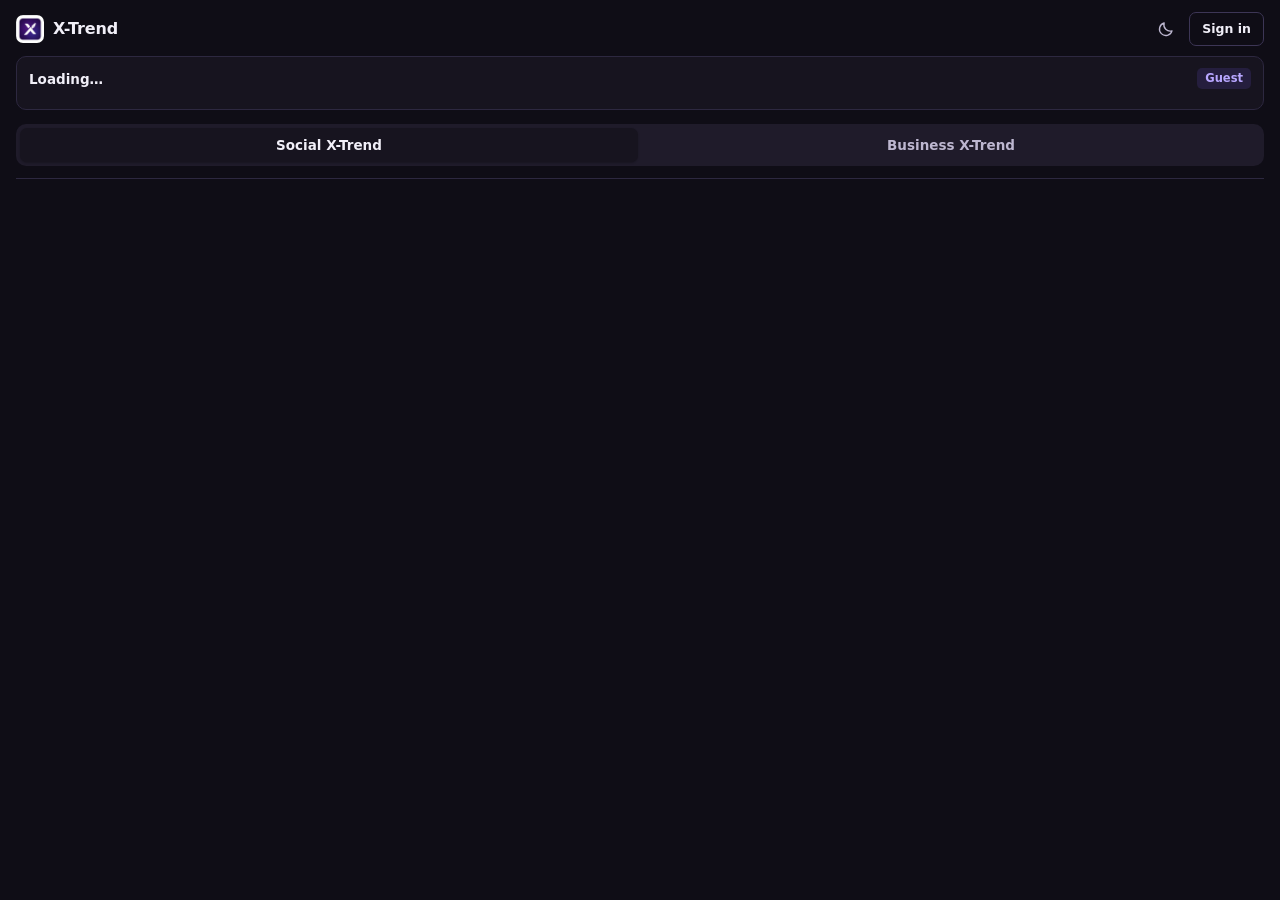
<file: sidepanel.html>
<!DOCTYPE html>
<html lang="en">
<head>
  <meta charset="UTF-8" />
  <meta name="viewport" content="width=device-width, initial-scale=1.0" />
  <title>X-Trend</title>
  <link rel="stylesheet" href="sidepanel.css" />
</head>
<body>

<header class="topbar">
  <div class="brand">
    <img class="brand-mark" src="icon128.png" alt="" width="28" height="28" />
    <span class="brand-name">X-Trend</span>
  </div>
  <div class="topbar-actions">
    <button class="icon-btn" id="theme-toggle" type="button" aria-label="Switch to light mode">
      <svg class="icon icon-moon" viewBox="0 0 24 24" aria-hidden="true"><path d="M20 14.5A8.5 8.5 0 0 1 9.5 4a8.5 8.5 0 1 0 10.5 10.5Z"/></svg>
      <svg class="icon icon-sun" viewBox="0 0 24 24" aria-hidden="true"><circle cx="12" cy="12" r="4"/><path d="M12 2v2M12 20v2M4.9 4.9l1.4 1.4M17.7 17.7l1.4 1.4M2 12h2M20 12h2M4.9 19.1l1.4-1.4M17.7 6.3l1.4-1.4"/></svg>
    </button>
    <button class="account-btn" id="account-btn" type="button" aria-haspopup="dialog">Sign in</button>
  </div>
</header>

<section class="usage" aria-live="polite">
  <div class="usage-row">
    <span class="usage-title" id="usage-title">Loading…</span>
    <span class="plan-tag" id="plan-tag">Guest</span>
  </div>
  <div class="usage-row usage-row-sub">
    <span class="usage-sub" id="usage-sub"></span>
    <span class="usage-balance">
      <span class="credits-chip" id="credits-chip" hidden></span>
      <button class="refresh-btn" id="refresh-balance" type="button" aria-label="Refresh balance" title="Refresh balance" hidden>
        <svg viewBox="0 0 24 24" aria-hidden="true"><path d="M20 11a8 8 0 0 0-14.3-4.9L4 8"/><path d="M4 3v5h5"/><path d="M4 13a8 8 0 0 0 14.3 4.9L20 16"/><path d="M20 21v-5h-5"/></svg>
      </button>
    </span>
  </div>
  <div class="usage-actions" id="usage-actions"></div>
</section>

<nav class="suite-switch" role="tablist" aria-label="Workspace">
  <button class="suite-btn" role="tab" type="button" data-suite="social" aria-selected="true">Social X-Trend</button>
  <button class="suite-btn" role="tab" type="button" data-suite="business" aria-selected="false">Business X-Trend</button>
</nav>

<nav class="tool-tabs" id="tool-tabs" role="tablist" aria-label="Tools"></nav>

<main class="workspace" id="workspace">
  <!-- One <section class="tool"> per tool is rendered here by sidepanel.js -->
</main>

<!-- ── Account sheet ─────────────────────────────────────────────────────── -->
<div class="sheet" id="sheet-account" role="dialog" aria-modal="true" aria-labelledby="account-sheet-title" hidden>
  <div class="sheet-head">
    <h2 id="account-sheet-title">Account</h2>
    <button class="icon-btn sheet-close" type="button" data-close-sheet aria-label="Close">&#10005;</button>
  </div>

  <div class="sheet-body">
    <!-- Signed out -->
    <div id="auth-section">
      <div class="seg" role="tablist" aria-label="Sign in or create account">
        <button class="seg-btn" role="tab" type="button" data-auth="login" aria-selected="true">Log in</button>
        <button class="seg-btn" role="tab" type="button" data-auth="signup" aria-selected="false">Create account</button>
      </div>
      <p class="auth-pitch" id="auth-pitch" hidden>A free account gives you all 6 tools.</p>
      <label class="field">
        <span class="field-label">Email</span>
        <input type="email" id="auth-email" placeholder="you@example.com" autocomplete="email" spellcheck="false" />
      </label>
      <div class="field">
        <label class="field-label" for="auth-password">Password</label>
        <div class="password-wrap">
          <input type="password" id="auth-password" placeholder="At least 8 characters" autocomplete="current-password" />
          <button class="pw-toggle" type="button" data-pw-toggle="auth-password" aria-controls="auth-password" aria-label="Show password" aria-pressed="false">
            <svg class="pw-icon pw-show" viewBox="0 0 24 24" aria-hidden="true"><path d="M2 12s3.6-7 10-7 10 7 10 7-3.6 7-10 7S2 12 2 12Z"/><circle cx="12" cy="12" r="3"/></svg>
            <svg class="pw-icon pw-hide" viewBox="0 0 24 24" aria-hidden="true"><path d="M10.7 5.1A10 10 0 0 1 12 5c6.4 0 10 7 10 7a17 17 0 0 1-2.2 3.1M6.6 6.6A17.6 17.6 0 0 0 2 12s3.6 7 10 7a9.6 9.6 0 0 0 5.4-1.6"/><path d="M9.9 9.9a3 3 0 0 0 4.2 4.2"/><path d="m2 2 20 20"/></svg>
          </button>
        </div>
      </div>
      <label class="check" id="terms-field" hidden>
        <input type="checkbox" id="terms-checkbox" />
        <span>I agree to the <a href="https://x-trendyourself.com/terms.html" target="_blank" rel="noopener">Terms of Service</a> and <a href="https://x-trendyourself.com/privacy-policy.html" target="_blank" rel="noopener">Privacy Policy</a></span>
      </label>
      <button class="btn btn-primary" id="auth-submit-btn" type="button">Log in</button>
      <button class="link-btn" id="forgot-password-btn" type="button">Forgot password?</button>
      <p class="status" id="auth-status" role="status"></p>
      <p class="hint" id="auth-spam-note" hidden>Don't see it? Check your spam folder.</p>
      <button class="link-btn" id="resend-verification-btn" type="button" hidden>Resend verification email</button>
    </div>

    <!-- Forgot password -->
    <div id="forgot-section" hidden>
      <button class="link-btn back-link" id="forgot-back-btn" type="button">Back to log in</button>
      <p class="hint">Enter your email and we'll send you a reset link.</p>
      <label class="field">
        <span class="field-label">Email</span>
        <input type="email" id="forgot-email" placeholder="you@example.com" autocomplete="email" spellcheck="false" />
      </label>
      <button class="btn btn-primary" id="forgot-submit-btn" type="button">Send reset link</button>
      <p class="status" id="forgot-status" role="status"></p>
    </div>

    <!-- Signed in -->
    <div id="account-section" hidden>
      <div class="account-card">
        <div class="avatar" id="account-avatar" aria-hidden="true"></div>
        <div class="account-meta">
          <span class="account-email" id="account-email"></span>
          <span class="account-plan" id="account-plan"></span>
        </div>
      </div>

      <h3 class="sheet-section-title">Your plan</h3>
      <div id="plan-section-content" class="stack"></div>
      <p class="status" id="billing-status" role="status"></p>

      <h3 class="sheet-section-title">Brand Voice</h3>
      <div id="bv-locked" class="hint-card">Brand Voice Memory is part of the Bundle plan. It keeps your tone consistent across every caption and rewrite.</div>
      <div id="bv-form" hidden>
        <label class="field">
          <span class="field-label">Your tone and style</span>
          <textarea id="brand-voice-input" rows="3" placeholder="e.g. Warm and direct, short sentences, no jargon, a little playful"></textarea>
        </label>
        <button class="btn btn-secondary" id="save-brand-voice-btn" type="button">Save Brand Voice</button>
        <p class="status" id="brand-voice-status" role="status"></p>
      </div>

      <button class="btn btn-ghost" id="logout-btn" type="button">Log out</button>
    </div>

    <a class="site-link" href="https://x-trendyourself.com" target="_blank" rel="noopener noreferrer">x-trendyourself.com</a>
  </div>
</div>

<!-- ── Plans & credits sheet ─────────────────────────────────────────────── -->
<div class="sheet" id="sheet-plans" role="dialog" aria-modal="true" aria-labelledby="plans-sheet-title" hidden>
  <div class="sheet-head">
    <h2 id="plans-sheet-title">Plans &amp; credits</h2>
    <button class="icon-btn sheet-close" type="button" data-close-sheet aria-label="Close">&#10005;</button>
  </div>
  <div class="shop-tabs" role="tablist" aria-label="Plans or credits">
    <button type="button" role="tab" id="shop-tab-plans" data-shop-tab="plans" aria-controls="shop-plans" aria-selected="true">Monthly plans</button>
    <button type="button" role="tab" id="shop-tab-credits" data-shop-tab="credits" aria-controls="shop-credits" aria-selected="false">Credit packs</button>
  </div>
  <div class="sheet-body">
    <section class="stack" id="shop-plans" role="tabpanel" aria-labelledby="shop-tab-plans">
      <p class="hint">Cancel anytime from Manage Subscription.</p>
      <div class="plan-card">
        <div class="plan-card-top"><div><span class="plan-name">Social Pro</span><span class="plan-desc">Captions, rewrites and hashtags</span></div><span class="plan-price">$9.99<small>/mo</small></span></div>
        <button class="btn btn-secondary btn-sm" type="button" data-product-type="subscription" data-product-id="social_pro">Choose Social Pro</button>
      </div>
      <div class="plan-card">
        <div class="plan-card-top"><div><span class="plan-name">Business Pro</span><span class="plan-desc">Review replies, emails and proposals</span></div><span class="plan-price">$19.99<small>/mo</small></span></div>
        <button class="btn btn-secondary btn-sm" type="button" data-product-type="subscription" data-product-id="business_pro">Choose Business Pro</button>
      </div>
      <div class="plan-card plan-card-bundle">
        <div class="plan-card-top"><div><span class="plan-name">Bundle</span><span class="plan-desc">All 6 tools + Brand Voice</span></div><span class="plan-price">$29.99<small>/mo</small></span></div>
        <button class="btn btn-primary btn-sm" type="button" data-product-type="subscription" data-product-id="bundle">Choose Bundle</button>
      </div>
      <p class="status error" id="plans-error" role="alert"></p>
    </section>
    <section class="stack" id="shop-credits" role="tabpanel" aria-labelledby="shop-tab-credits" hidden>
      <p class="hint">Credits never expire and work on any of the 6 tools.</p>
      <div class="pack"><div><span class="pack-name">Starter</span><span class="pack-amount">15 credits</span></div><span class="pack-price">$2.99</span><button class="btn btn-secondary btn-sm" type="button" data-product-type="credits" data-product-id="credits_starter">Buy</button></div>
      <div class="pack"><div><span class="pack-name">Popular</span><span class="pack-amount">30 credits</span></div><span class="pack-price">$4.99</span><button class="btn btn-secondary btn-sm" type="button" data-product-type="credits" data-product-id="credits_popular">Buy</button></div>
      <div class="pack"><div><span class="pack-name">Power</span><span class="pack-amount">50 credits</span></div><span class="pack-price">$9.99</span><button class="btn btn-secondary btn-sm" type="button" data-product-type="credits" data-product-id="credits_power">Buy</button></div>
      <p class="status error" id="credits-error" role="alert"></p>
    </section>
  </div>
</div>

<div class="scrim" id="scrim" hidden></div>

<script src="sidepanel.js"></script>
</body>
</html>
</file>
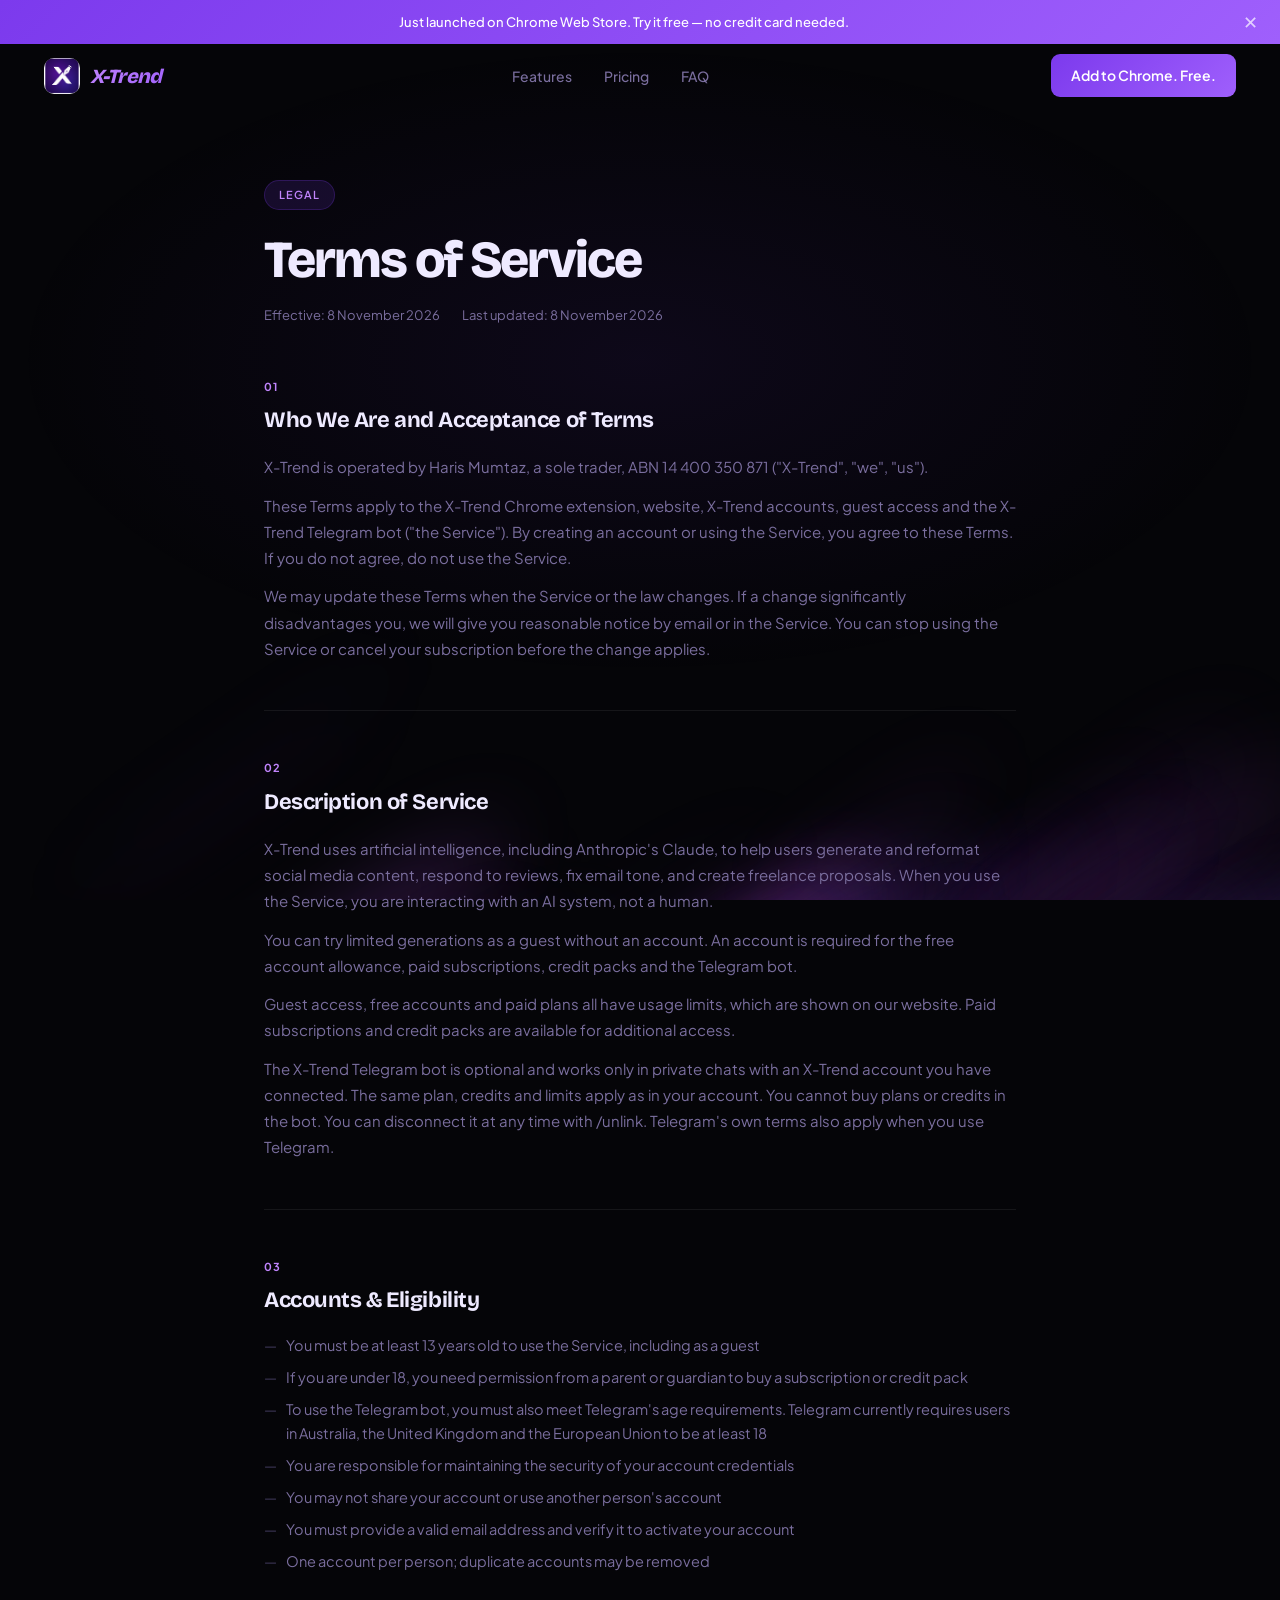
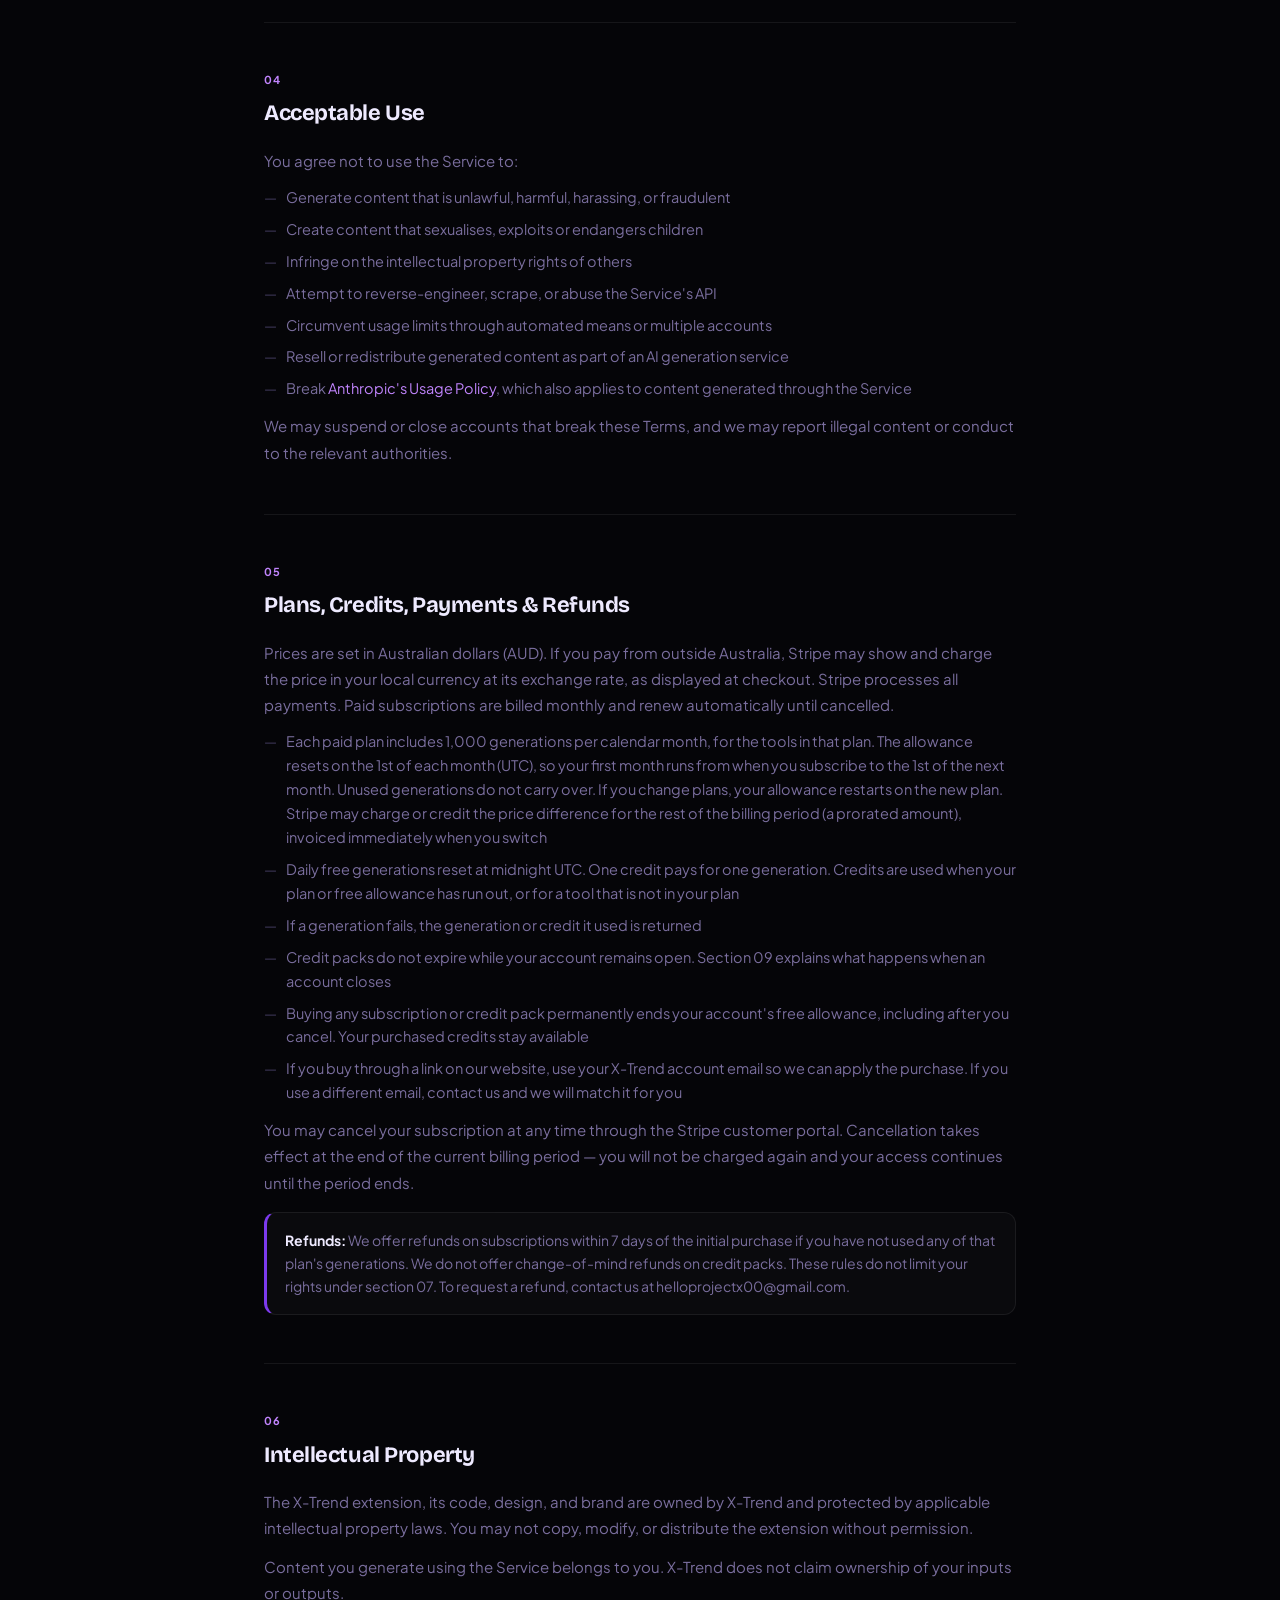
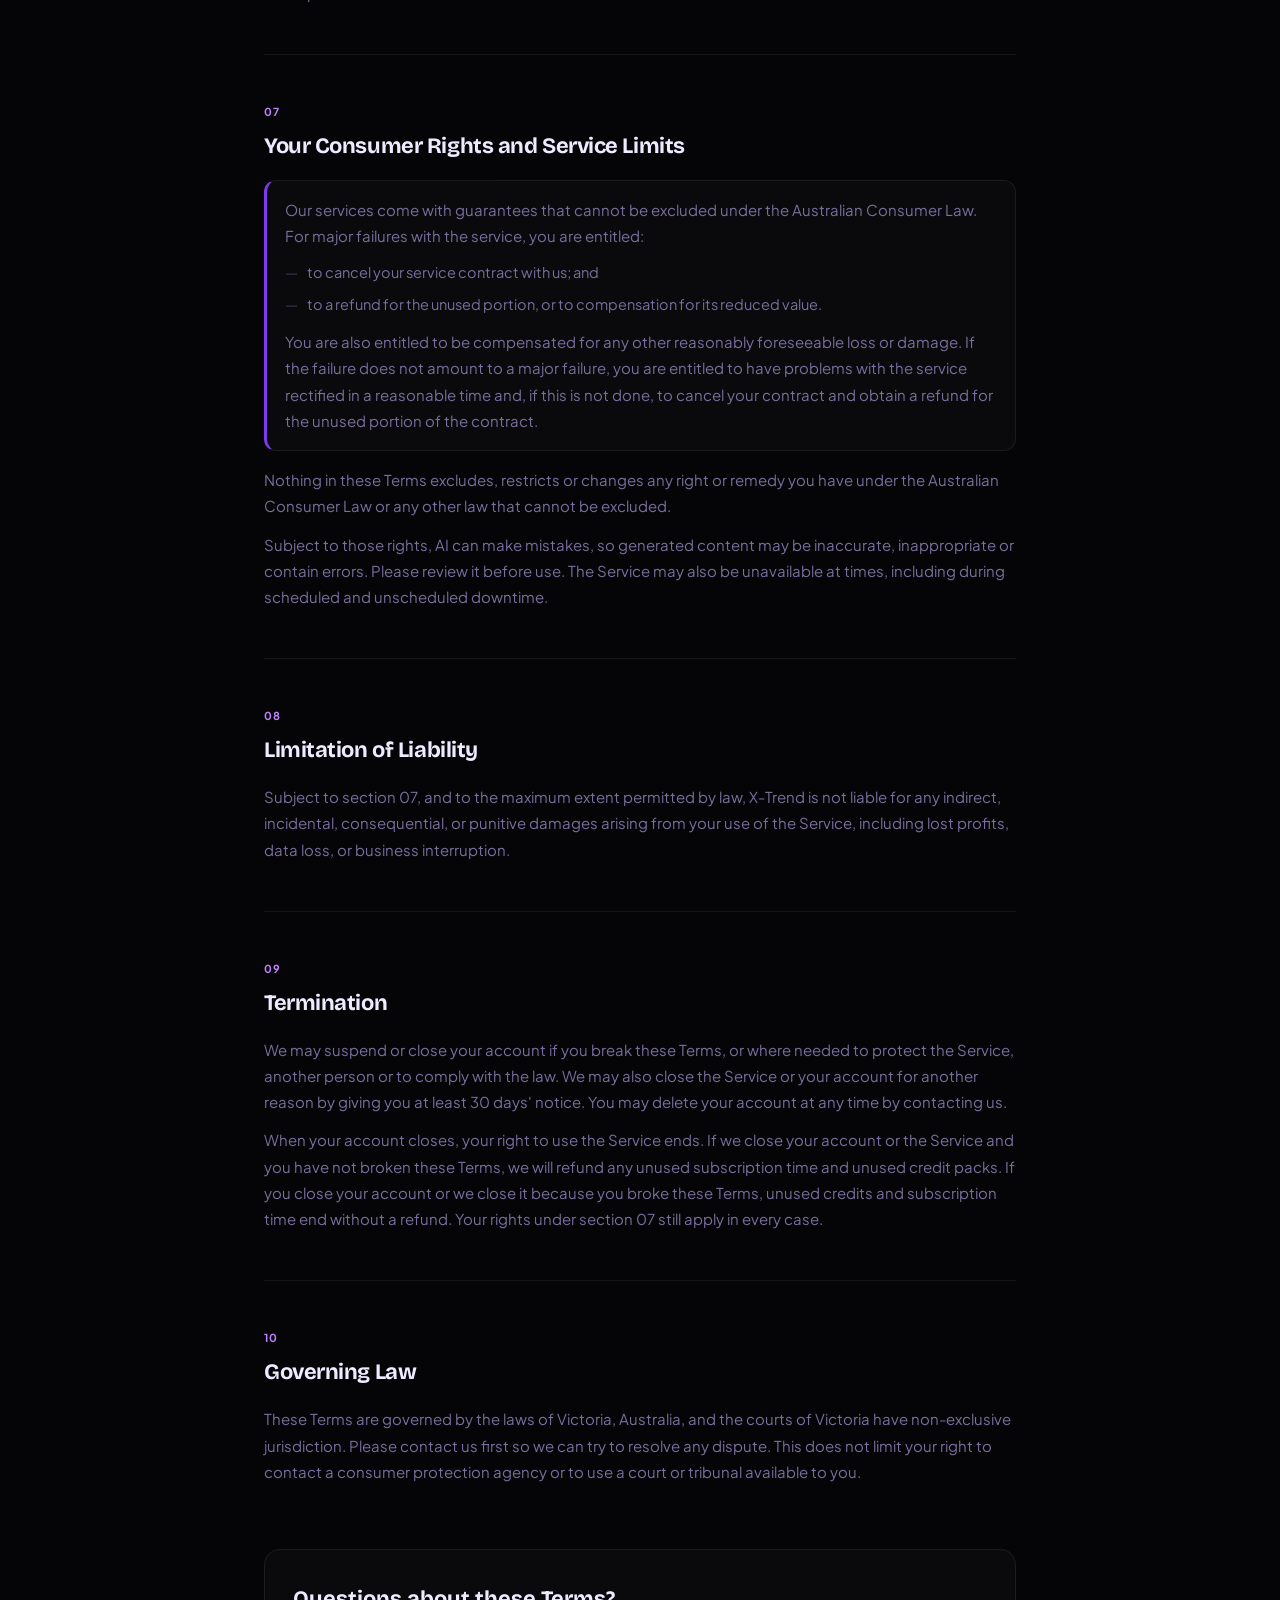
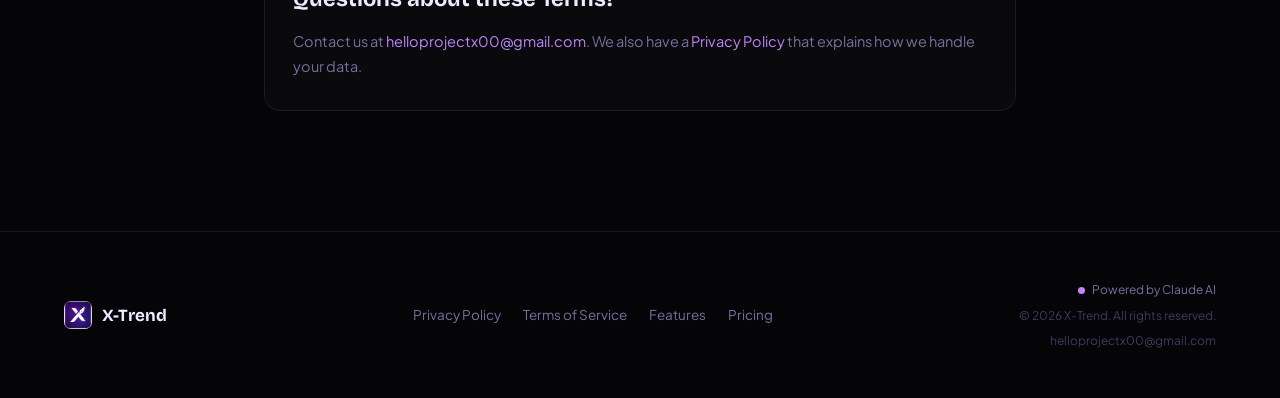
<file: terms.html>
<!DOCTYPE html>
<html lang="en">
<head>
  <meta charset="UTF-8">
  <meta name="viewport" content="width=device-width, initial-scale=1.0">
  <title>Terms of Service — X-Trend</title>
  <meta name="description" content="X-Trend Terms of Service.">
  <meta name="theme-color" content="#050508">
  <link rel="icon" type="image/png" href="Images/Logo.png">
  <link rel="preconnect" href="https://fonts.googleapis.com">
  <link rel="preconnect" href="https://fonts.gstatic.com" crossorigin>
  <link href="https://fonts.googleapis.com/css2?family=Bricolage+Grotesque:opsz,wght@12..96,400;12..96,600;12..96,700;12..96,800&family=Plus+Jakarta+Sans:wght@300;400;500;600;700&display=swap" rel="stylesheet">
  <style>
/* ═══ CUSTOM PROPERTIES ═══════════════════════════════════════════════ */
:root {
  --bg:   #050508;
  --p:    #7C3AED;
  --p2:   #9F5FFC;
  --p3:   #C084FC;
  --t:    #0D9488;
  --t2:   #14B8A6;
  --t3:   #5EEAD4;
  --text: #EEEAFF;
  --text2:#7A6E9E;
  --text3:#413A5C;
  --card: rgba(255,255,255,0.024);
  --card-b:rgba(255,255,255,0.07);
  --fd:   'Bricolage Grotesque', sans-serif;
  --fb:   'Plus Jakarta Sans', sans-serif;
  --ease: cubic-bezier(0.16,1,0.3,1);
  --ann-h: 44px;
  --nav-h: 64px;
  --r: 16px;
}

/* ═══ RESET ════════════════════════════════════════════════════════════ */
*,*::before,*::after{box-sizing:border-box;margin:0;padding:0;}
html{scroll-behavior:smooth;}
body{
  font-family:var(--fb);
  background:var(--bg);
  color:var(--text);
  line-height:1.6;
  overflow-x:hidden;
  padding-top:calc(var(--ann-h) + var(--nav-h));
  transition:padding-top .35s var(--ease);
}
body.no-ann{padding-top:var(--nav-h);}
a{text-decoration:none;color:inherit;}
ul{list-style:none;}
img{display:block;max-width:100%;}
button{cursor:pointer;border:none;background:none;font-family:inherit;color:inherit;}

/* ═══ CANVAS + OVERLAY ════════════════════════════════════════════════ */
#beams{
  position:fixed;inset:0;width:100%;height:100%;
  z-index:0;pointer-events:none;
}
.glow-overlay{
  position:fixed;inset:0;z-index:1;pointer-events:none;
  background:radial-gradient(ellipse 70% 50% at 50% 40%, rgba(124,58,237,0.08) 0%, transparent 70%);
  animation:overlayPulse 8s ease-in-out infinite;
}
@keyframes overlayPulse{0%,100%{opacity:.5;}50%{opacity:1;}}

/* ═══ ANNOUNCEMENT BAR ════════════════════════════════════════════════ */
#ann-bar{
  position:fixed;top:0;left:0;right:0;
  height:var(--ann-h);z-index:300;
  display:flex;align-items:center;justify-content:center;gap:12px;
  padding:0 48px 0 16px;
  background:linear-gradient(135deg,#7C3AED,#9F5FFC);
  font-size:13px;font-weight:500;color:#fff;
  overflow:hidden;
  transition:height .35s var(--ease),opacity .35s var(--ease);
}
#ann-bar.gone{height:0;opacity:0;pointer-events:none;}
#ann-dismiss{
  position:absolute;right:14px;
  font-size:18px;line-height:1;padding:6px 8px;
  color:rgba(255,255,255,.7);border-radius:6px;
  transition:color .2s,background .2s;
}
#ann-dismiss:hover{color:#fff;background:rgba(255,255,255,.12);}

/* ═══ NAVIGATION ══════════════════════════════════════════════════════ */
#nav{
  position:fixed;top:var(--ann-h);left:0;right:0;
  height:var(--nav-h);z-index:200;
  transition:top .35s var(--ease),background .4s ease,backdrop-filter .4s ease,border-color .4s ease;
  border-bottom:1px solid transparent;
}
body.no-ann #nav{top:0;}
#nav.scrolled{
  background:rgba(5,5,8,.85);
  backdrop-filter:blur(24px);-webkit-backdrop-filter:blur(24px);
  border-bottom-color:rgba(124,58,237,.1);
}
.nav-inner{
  max-width:1240px;margin:0 auto;height:100%;
  padding:0 24px;display:flex;align-items:center;
}
.nav-brand{
  display:flex;align-items:center;gap:10px;
  flex-shrink:0;overflow:visible;
}
.nav-brand img{width:36px;height:36px;object-fit:contain;border-radius:10px;}
.nav-brand span{
  font-family:'Bricolage Grotesque',var(--fd);font-weight:800;font-size:20px;letter-spacing:-.03em;
  font-style:italic;white-space:nowrap;padding-right:8px;
  background:linear-gradient(135deg,#C084FC,#9F5FFC);
  -webkit-background-clip:text;-webkit-text-fill-color:transparent;
  background-clip:text;
}
.nav-links{
  display:flex;gap:32px;margin:0 auto;
}
.nav-links a{
  font-size:14px;font-weight:500;color:var(--text2);
  transition:color .2s;
}
.nav-links a:hover{color:var(--text);}
.nav-cta{
  display:inline-flex;align-items:center;justify-content:center;
  padding:10px 20px;border-radius:9px;
  background:linear-gradient(135deg,var(--p),var(--p2));
  color:#fff;font-size:14px;font-weight:600;
  transition:opacity .2s,transform .15s,box-shadow .2s;
  white-space:nowrap;flex-shrink:0;
}
.nav-cta:hover{opacity:.88;transform:translateY(-1px);box-shadow:0 8px 24px rgba(124,58,237,.4);}

/* hamburger */
.hamburger{
  display:none;flex-direction:column;gap:5px;
  padding:6px;margin-left:auto;position:relative;z-index:201;
}
.hamburger span{
  display:block;width:22px;height:2px;
  background:var(--text);border-radius:2px;
  transition:transform .3s,opacity .3s;
}
.hamburger.open span:nth-child(1){transform:translateY(7px) rotate(45deg);}
.hamburger.open span:nth-child(2){opacity:0;}
.hamburger.open span:nth-child(3){transform:translateY(-7px) rotate(-45deg);}

/* ═══ MOBILE FULL-SCREEN MENU ═════════════════════════════════════════ */
#mob-menu{
  display:none;position:fixed;inset:0;
  background:rgba(5,5,8,.97);z-index:190;
  flex-direction:column;align-items:center;justify-content:center;gap:36px;
}
#mob-menu.open{display:flex;}
#mob-menu a{
  font-family:var(--fd);font-size:30px;font-weight:700;
  color:var(--text);transition:color .2s;
}
#mob-menu a:hover{color:var(--p3);}
#mob-menu .mob-cta{
  margin-top:8px;
  padding:14px 32px;font-size:17px;border-radius:12px;
  background:linear-gradient(135deg,var(--p),var(--p2));color:#fff;
}

/* ═══ CONTAINER ═══════════════════════════════════════════════════════ */
.container{max-width:1200px;margin:0 auto;padding:0 24px;}

/* ═══ LEGAL CONTENT ═══════════════════════════════════════════════════ */
.legal-wrap{
  max-width:800px;
  margin:0 auto;
  padding:72px 24px 120px;
  position:relative;
  z-index:2;
}

.legal-hero{
  margin-bottom:52px;
}

.legal-label{
  display:inline-flex;align-items:center;
  font-size:11px;font-weight:600;letter-spacing:1px;text-transform:uppercase;
  color:var(--p3);
  background:rgba(124,58,237,.14);
  border:1px solid rgba(124,58,237,.24);
  border-radius:100px;
  padding:5px 14px;
  margin-bottom:22px;
}

.legal-hero h1{
  font-family:var(--fd);
  font-size:clamp(32px,5vw,52px);
  font-weight:800;
  letter-spacing:-.04em;
  line-height:1.1;
  color:var(--text);
  margin-bottom:16px;
}

.legal-meta{
  font-size:13px;
  color:var(--text2);
}
.legal-meta span{margin-right:20px;}

/* sections */
.legal-section{margin-bottom:48px;}

.legal-num{
  font-size:11px;font-weight:700;letter-spacing:1px;
  text-transform:uppercase;color:var(--p3);margin-bottom:8px;
}

.legal-section h2{
  font-family:var(--fd);
  font-size:22px;font-weight:700;letter-spacing:-.02em;
  color:var(--text);margin-bottom:16px;
}

.legal-section p{
  color:var(--text2);font-size:15px;line-height:1.75;margin-bottom:12px;
}
.legal-section p:last-child{margin-bottom:0;}

.legal-section ul{
  padding:0;margin:12px 0;
  display:flex;flex-direction:column;gap:8px;
}
.legal-section ul li{
  color:var(--text2);padding-left:22px;position:relative;
  font-size:14.5px;line-height:1.65;
}
.legal-section ul li::before{
  content:'—';position:absolute;left:0;color:var(--text3);
}

.highlight-box{
  background:var(--card);
  border:1px solid var(--card-b);
  border-left:3px solid var(--p);
  border-radius:12px;
  padding:16px 18px;margin:16px 0;
  font-size:14px;color:var(--text2);line-height:1.65;
}
.highlight-box strong{color:var(--text);}

.legal-divider{
  border:none;
  border-top:1px solid var(--card-b);
  margin:0 0 48px;
}

code{
  font-family:monospace;
  font-size:.9em;
  color:var(--p3);
  background:rgba(124,58,237,.1);
  padding:2px 6px;border-radius:4px;
}

/* contact block */
.contact-block{
  background:var(--card);
  border:1px solid var(--card-b);
  border-radius:var(--r);
  padding:32px 28px;
  margin-top:64px;
}
.contact-block h2{
  font-family:var(--fd);
  font-size:22px;font-weight:700;
  color:var(--text);margin-bottom:12px;
}
.contact-block p{
  font-size:14.5px;color:var(--text2);line-height:1.7;
}
.contact-block a{color:var(--p3);}
.contact-block a:hover{text-decoration:underline;}

/* ═══ FOOTER ═════════════════════════════════════════════════════════ */
footer{
  position:relative;z-index:2;
  border-top:1px solid rgba(255,255,255,.07);
  padding:48px 0;
}
.footer-inner{
  display:flex;align-items:center;justify-content:space-between;
  flex-wrap:wrap;gap:24px;
}
.footer-brand{
  display:flex;align-items:center;gap:10px;
  font-family:var(--fd);font-weight:700;font-size:17px;
}
.footer-brand img{width:28px;height:28px;object-fit:contain;border-radius:7px;}
.footer-links{display:flex;gap:22px;flex-wrap:wrap;}
.footer-links a{font-size:13.5px;color:var(--text2);transition:color .2s;}
.footer-links a:hover{color:var(--text);}
.footer-right{display:flex;flex-direction:column;align-items:flex-end;gap:6px;}
.claude-badge{display:flex;align-items:center;gap:7px;font-size:12px;color:var(--text2);}
.claude-dot{
  width:7px;height:7px;border-radius:50%;background:var(--p3);
  animation:dotPulse 2s ease-in-out infinite;
}
@keyframes dotPulse{0%,100%{opacity:1;transform:scale(1);}50%{opacity:.45;transform:scale(.65);}}
.footer-copy{font-size:12px;color:var(--text3);}

/* ═══ REDUCED MOTION ═══════════════════════════════════════════════════ */
@media(prefers-reduced-motion:reduce){
  *,*::before,*::after{
    animation-duration:.01ms!important;
    animation-iteration-count:1!important;
    transition-duration:.01ms!important;
  }
  #beams{display:none;}
}

/* ═══ RESPONSIVE ════════════════════════════════════════════════════════ */
@media(max-width:768px){
  .nav-links,.nav-cta{display:none;}
  .hamburger{display:flex;}
  .footer-inner{flex-direction:column;align-items:flex-start;}
  .footer-right{align-items:flex-start;}
}
@media(max-width:600px){
  .legal-wrap{padding:56px 16px 80px;}
}
.sr-only{position:absolute;width:1px;height:1px;padding:0;margin:-1px;overflow:hidden;clip:rect(0,0,0,0);white-space:nowrap;border-width:0;}
  </style>
</head>
<body>

<!-- Canvas beam background -->
<canvas id="beams" aria-hidden="true"></canvas>
<div class="glow-overlay" aria-hidden="true"></div>

<!-- Announcement Bar -->
<div id="ann-bar" role="banner">
  <span>Just launched on Chrome Web Store. Try it free &mdash; no credit card needed.</span>
  <button id="ann-dismiss" aria-label="Dismiss announcement">&#x2715;</button>
</div>

<!-- Navigation -->
<nav id="nav" aria-label="Main navigation">
  <div class="nav-inner">
    <a href="index.html" class="nav-brand" aria-label="X-Trend home">
      <img src="Images/Logo.png" alt="" aria-hidden="true">
      <span>X-Trend</span>
    </a>
    <ul class="nav-links" role="list">
      <li><a href="index.html#social-features">Features</a></li>
      <li><a href="index.html#pricing">Pricing</a></li>
      <li><a href="index.html#faq">FAQ</a></li>
    </ul>
    <a href="https://chromewebstore.google.com/detail/x-trend/nondajdgckjicjokoffoheacihaimnnc"
       class="nav-cta" target="_blank" rel="noopener noreferrer">Add to Chrome. Free.</a>
    <button class="hamburger" id="hamburger"
            aria-label="Open navigation menu" aria-expanded="false" aria-controls="mob-menu">
      <span></span><span></span><span></span>
    </button>
  </div>
</nav>

<!-- Mobile full-screen menu -->
<div id="mob-menu" role="dialog" aria-label="Mobile navigation" aria-modal="true">
  <a href="index.html#social-features">Features</a>
  <a href="index.html#pricing">Pricing</a>
  <a href="index.html#faq">FAQ</a>
  <a href="https://chromewebstore.google.com/detail/x-trend/nondajdgckjicjokoffoheacihaimnnc"
     class="mob-cta" target="_blank" rel="noopener noreferrer">Add to Chrome. Free.</a>
</div>

<!-- Legal Content -->
<main>
  <div class="legal-wrap">

    <div class="legal-hero">
      <div class="legal-label">Legal</div>
      <h1>Terms of Service</h1>
      <p class="legal-meta">
        <span>Effective: 8 November 2026</span>
        <span>Last updated: 8 November 2026</span>
      </p>
    </div>

    <section class="legal-section">
      <div class="legal-num">01</div>
      <h2>Who We Are and Acceptance of Terms</h2>
      <p>
        X-Trend is operated by Haris Mumtaz, a sole trader, ABN 14 400 350 871 ("X-Trend", "we", "us").
      </p>
      <p>
        These Terms apply to the X-Trend Chrome extension, website, X-Trend accounts, guest access and the
        X-Trend Telegram bot ("the Service"). By creating an account or using the Service, you agree to these
        Terms. If you do not agree, do not use the Service.
      </p>
      <p>
        We may update these Terms when the Service or the law changes. If a change significantly disadvantages
        you, we will give you reasonable notice by email or in the Service. You can stop using the Service or
        cancel your subscription before the change applies.
      </p>
    </section>

    <hr class="legal-divider">

    <section class="legal-section">
      <div class="legal-num">02</div>
      <h2>Description of Service</h2>
      <p>
        X-Trend uses artificial intelligence, including Anthropic's Claude, to help users generate and
        reformat social media content, respond to reviews, fix email tone, and create freelance proposals.
        When you use the Service, you are interacting with an AI system, not a human.
      </p>
      <p>
        You can try limited generations as a guest without an account. An account is required for the free
        account allowance, paid subscriptions, credit packs and the Telegram bot.
      </p>
      <p>
        Guest access, free accounts and paid plans all have usage limits, which are shown on our website.
        Paid subscriptions and credit packs are available for additional access.
      </p>
      <p>
        The X-Trend Telegram bot is optional and works only in private chats with an X-Trend account you
        have connected. The same plan, credits and limits apply as in your account. You cannot buy plans or
        credits in the bot. You can disconnect it at any time with /unlink. Telegram's own terms also apply
        when you use Telegram.
      </p>
    </section>

    <hr class="legal-divider">

    <section class="legal-section">
      <div class="legal-num">03</div>
      <h2>Accounts &amp; Eligibility</h2>
      <ul>
        <li>You must be at least 13 years old to use the Service, including as a guest</li>
        <li>If you are under 18, you need permission from a parent or guardian to buy a subscription or credit pack</li>
        <li>To use the Telegram bot, you must also meet Telegram's age requirements. Telegram currently requires users in Australia, the United Kingdom and the European Union to be at least 18</li>
        <li>You are responsible for maintaining the security of your account credentials</li>
        <li>You may not share your account or use another person's account</li>
        <li>You must provide a valid email address and verify it to activate your account</li>
        <li>One account per person; duplicate accounts may be removed</li>
      </ul>
    </section>

    <hr class="legal-divider">

    <section class="legal-section">
      <div class="legal-num">04</div>
      <h2>Acceptable Use</h2>
      <p>You agree not to use the Service to:</p>
      <ul>
        <li>Generate content that is unlawful, harmful, harassing, or fraudulent</li>
        <li>Create content that sexualises, exploits or endangers children</li>
        <li>Infringe on the intellectual property rights of others</li>
        <li>Attempt to reverse-engineer, scrape, or abuse the Service's API</li>
        <li>Circumvent usage limits through automated means or multiple accounts</li>
        <li>Resell or redistribute generated content as part of an AI generation service</li>
        <li>Break <a href="https://www.anthropic.com/legal/aup" target="_blank" rel="noopener" style="color:var(--p3);">Anthropic's Usage Policy</a>, which also applies to content generated through the Service</li>
      </ul>
      <p>
        We may suspend or close accounts that break these Terms, and we may report illegal content or
        conduct to the relevant authorities.
      </p>
    </section>

    <hr class="legal-divider">

    <section class="legal-section">
      <div class="legal-num">05</div>
      <h2>Plans, Credits, Payments &amp; Refunds</h2>
      <p>
        Prices are set in Australian dollars (AUD). If you pay from outside Australia, Stripe may show and
        charge the price in your local currency at its exchange rate, as displayed at checkout. Stripe
        processes all payments. Paid subscriptions are billed
        monthly and renew automatically until cancelled.
      </p>
      <ul>
        <li>Each paid plan includes 1,000 generations per calendar month, for the tools in that plan. The allowance resets on the 1st of each month (UTC), so your first month runs from when you subscribe to the 1st of the next month. Unused generations do not carry over. If you change plans, your allowance restarts on the new plan. Stripe may charge or credit the price difference for the rest of the billing period (a prorated amount), invoiced immediately when you switch</li>
        <li>Daily free generations reset at midnight UTC. One credit pays for one generation. Credits are used when your plan or free allowance has run out, or for a tool that is not in your plan</li>
        <li>If a generation fails, the generation or credit it used is returned</li>
        <li>Credit packs do not expire while your account remains open. Section 09 explains what happens when an account closes</li>
        <li>Buying any subscription or credit pack permanently ends your account's free allowance, including after you cancel. Your purchased credits stay available</li>
        <li>If you buy through a link on our website, use your X-Trend account email so we can apply the purchase. If you use a different email, contact us and we will match it for you</li>
      </ul>
      <p>
        You may cancel your subscription at any time through the Stripe customer portal.
        Cancellation takes effect at the end of the current billing period — you will not
        be charged again and your access continues until the period ends.
      </p>
      <div class="highlight-box">
        <strong>Refunds:</strong> We offer refunds on subscriptions within 7 days of the
        initial purchase if you have not used any of that plan's generations. We do not offer change-of-mind refunds on
        credit packs. These rules do not limit your rights under section 07.
        To request a refund, contact us at <a href="mailto:helloprojectx00@gmail.com">helloprojectx00@gmail.com</a>.
      </div>
    </section>

    <hr class="legal-divider">

    <section class="legal-section">
      <div class="legal-num">06</div>
      <h2>Intellectual Property</h2>
      <p>
        The X-Trend extension, its code, design, and brand are owned by X-Trend and protected
        by applicable intellectual property laws. You may not copy, modify, or distribute the
        extension without permission.
      </p>
      <p>
        Content you generate using the Service belongs to you. X-Trend does not claim ownership
        of your inputs or outputs.
      </p>
    </section>

    <hr class="legal-divider">

    <section class="legal-section">
      <div class="legal-num">07</div>
      <h2>Your Consumer Rights and Service Limits</h2>
      <div class="highlight-box">
        <p>
          Our services come with guarantees that cannot be excluded under the Australian Consumer Law. For
          major failures with the service, you are entitled:
        </p>
        <ul>
          <li>to cancel your service contract with us; and</li>
          <li>to a refund for the unused portion, or to compensation for its reduced value.</li>
        </ul>
        <p>
          You are also entitled to be compensated for any other reasonably foreseeable loss or damage. If the
          failure does not amount to a major failure, you are entitled to have problems with the service
          rectified in a reasonable time and, if this is not done, to cancel your contract and obtain a refund
          for the unused portion of the contract.
        </p>
      </div>
      <p>
        Nothing in these Terms excludes, restricts or changes any right or remedy you have under the Australian
        Consumer Law or any other law that cannot be excluded.
      </p>
      <p>
        Subject to those rights, AI can make mistakes, so generated content may be inaccurate, inappropriate or
        contain errors. Please review it before use. The Service may also be unavailable at times, including
        during scheduled and unscheduled downtime.
      </p>
    </section>

    <hr class="legal-divider">

    <section class="legal-section">
      <div class="legal-num">08</div>
      <h2>Limitation of Liability</h2>
      <p>
        Subject to section 07, and to the maximum extent permitted by law, X-Trend is not liable for any
        indirect, incidental, consequential, or punitive damages arising from your use of the Service,
        including lost profits, data loss, or business interruption.
      </p>
    </section>

    <hr class="legal-divider">

    <section class="legal-section">
      <div class="legal-num">09</div>
      <h2>Termination</h2>
      <p>
        We may suspend or close your account if you break these Terms, or where needed to protect the Service,
        another person or to comply with the law. We may also close the Service or your account for another
        reason by giving you at least 30 days' notice. You may delete your account at any time by contacting us.
      </p>
      <p>
        When your account closes, your right to use the Service ends. If we close your account or the Service
        and you have not broken these Terms, we will refund any unused subscription time and unused credit packs.
        If you close your account or we close it because you broke these Terms, unused credits and subscription
        time end without a refund. Your rights under section 07 still apply in every case.
      </p>
    </section>

    <hr class="legal-divider">

    <section class="legal-section">
      <div class="legal-num">10</div>
      <h2>Governing Law</h2>
      <p>
        These Terms are governed by the laws of Victoria, Australia, and the courts of Victoria have
        non-exclusive jurisdiction. Please contact us first so we can try to resolve any dispute. This does not
        limit your right to contact a consumer protection agency or to use a court or tribunal available to you.
      </p>
    </section>

    <div class="contact-block">
      <h2>Questions about these Terms?</h2>
      <p>
        Contact us at <a href="mailto:helloprojectx00@gmail.com">helloprojectx00@gmail.com</a>.
        We also have a <a href="privacy-policy.html">Privacy Policy</a> that explains how we handle your data.
      </p>
    </div>

  </div>
</main>

<!-- Footer -->
<footer>
  <div class="container">
    <div class="footer-inner">
      <a href="index.html" class="footer-brand" aria-label="X-Trend home">
        <img src="Images/Logo.png" alt="" aria-hidden="true">
        <span>X-Trend</span>
      </a>
      <nav class="footer-links" aria-label="Footer navigation">
        <a href="privacy-policy.html">Privacy Policy</a>
        <a href="terms.html">Terms of Service</a>
        <a href="index.html#social-features">Features</a>
        <a href="index.html#pricing">Pricing</a>
      </nav>
      <div class="footer-right">
        <div class="claude-badge">
          <span class="claude-dot" aria-hidden="true"></span>
          Powered by Claude AI
        </div>
        <p class="footer-copy">&copy; 2026 X-Trend. All rights reserved.</p>
        <a href="mailto:helloprojectx00@gmail.com" class="footer-copy"
           style="transition:color .2s;"
           onmouseover="this.style.color='var(--p3)'"
           onmouseout="this.style.color=''">helloprojectx00@gmail.com</a>
      </div>
    </div>
  </div>
</footer>

<script>
(function(){
'use strict';

var PRM = window.matchMedia('(prefers-reduced-motion: reduce)').matches;

/* ── BEAM CANVAS ───────────────────────────────────────────────────────── */
var canvas = document.getElementById('beams');
var ctx = canvas.getContext('2d');
var ANG = -35 * Math.PI / 180;
var W, H;

function resizeCanvas(){
  W = canvas.width = window.innerWidth;
  H = canvas.height = window.innerHeight;
}
resizeCanvas();
window.addEventListener('resize', resizeCanvas, {passive:true});

function makeBeam(){
  return {
    x: Math.random() * window.innerWidth,
    y: window.innerHeight + 50 + Math.random() * 300,
    w: 30 + Math.random() * 60,
    len: 280 + Math.random() * 280,
    spd: 0.4 + Math.random() * 1.0,
    bOp: 0.10 + Math.random() * 0.15,
    hue: 255 + Math.random() * 30,
    ph: Math.random() * Math.PI * 2,
    phSpd: 0.007 + Math.random() * 0.009
  };
}

var beams = [];
for(var i=0;i<30;i++) beams.push(makeBeam());

function drawBeam(b){
  var op = b.bOp * (0.62 + 0.38 * Math.sin(b.ph));
  var ex = b.x + Math.cos(ANG) * b.len;
  var ey = b.y + Math.sin(ANG) * b.len;
  var g = ctx.createLinearGradient(b.x, b.y, ex, ey);
  g.addColorStop(0,   'hsla('+b.hue+',85%,62%,0)');
  g.addColorStop(0.28,'hsla('+b.hue+',85%,62%,'+op+')');
  g.addColorStop(0.72,'hsla('+b.hue+',85%,62%,'+op+')');
  g.addColorStop(1,   'hsla('+b.hue+',85%,62%,0)');
  ctx.save();
  ctx.filter = 'blur(35px)';
  ctx.strokeStyle = g;
  ctx.lineWidth = b.w;
  ctx.lineCap = 'butt';
  ctx.beginPath();
  ctx.moveTo(b.x, b.y);
  ctx.lineTo(ex, ey);
  ctx.stroke();
  ctx.restore();
}

function tickBeam(b){
  b.ph += b.phSpd;
  b.y  -= b.spd;
  if(b.y < -b.len){
    b.x = Math.random() * (W + 200) - 100;
    b.y = H + 60 + Math.random() * 200;
  }
}

function animBeams(){
  ctx.clearRect(0,0,W,H);
  beams.forEach(function(b){ tickBeam(b); drawBeam(b); });
  requestAnimationFrame(animBeams);
}
if(!PRM) animBeams();

/* ── ANN BAR DISMISS ───────────────────────────────────────────────────── */
var annBar = document.getElementById('ann-bar');
var annDismiss = document.getElementById('ann-dismiss');
var nav = document.getElementById('nav');

function dismissAnn(){
  annBar.classList.add('gone');
  document.body.classList.add('no-ann');
  try{ sessionStorage.setItem('xt_ann','1'); }catch(e){}
}
annDismiss.addEventListener('click', dismissAnn);
if(sessionStorage.getItem('xt_ann')) dismissAnn();

/* ── NAV SCROLL GLASS ──────────────────────────────────────────────────── */
function syncNav(){
  nav.classList.toggle('scrolled', window.scrollY > 16);
}
window.addEventListener('scroll', syncNav, {passive:true});
syncNav();

/* ── HAMBURGER / MOBILE MENU ────────────────────────────────────────────── */
var burger = document.getElementById('hamburger');
var mobMenu = document.getElementById('mob-menu');

function openMob(){
  mobMenu.classList.add('open');
  burger.classList.add('open');
  burger.setAttribute('aria-expanded','true');
  document.body.style.overflow='hidden';
}
function closeMob(){
  mobMenu.classList.remove('open');
  burger.classList.remove('open');
  burger.setAttribute('aria-expanded','false');
  document.body.style.overflow='';
}
burger.addEventListener('click', function(){
  mobMenu.classList.contains('open') ? closeMob() : openMob();
});
mobMenu.querySelectorAll('a').forEach(function(a){
  a.addEventListener('click', closeMob);
});
document.addEventListener('keydown', function(e){
  if(e.key==='Escape') closeMob();
});

})();
</script>
</body>
</html>
</file>
<file: sidepanel.css>
/* X-Trend side panel.
   Palette: violet from the canonical logo is the single accent; everything
   else is violet-tinted neutrals so the brand reads without extra colours.
   Type: system UI font, matching Chrome's own side panel chrome. */

*, *::before, *::after { box-sizing: border-box; margin: 0; padding: 0; }

:root {
  --bg: #0f0d16;
  --surface: #17141f;
  --surface-2: #1f1b2a;
  --border: #2d2840;
  --border-strong: #3d3656;
  --text: #f1eff8;
  --text-2: #bdb7d0;
  --text-3: #9690ad;          /* 5.6:1 on --bg */
  --accent: #7452f0;           /* logo violet, darkened for 5:1 white text */
  --accent-strong: #6a48f0;
  --accent-text: #b8a6ff;      /* accent used as text on dark: 8:1 */
  --accent-soft: rgba(123, 92, 245, 0.14);
  --on-accent: #ffffff;
  --danger: #ff8a8a;
  --danger-soft: rgba(255, 110, 110, 0.10);
  --success: #6fd6a3;
  --focus: #b8a6ff;
  --radius: 10px;
  --radius-sm: 7px;
  --shadow-sheet: 0 -12px 32px rgba(0, 0, 0, 0.45);
  color-scheme: dark;
}

body.light {
  --bg: #f6f5fb;
  --surface: #ffffff;
  --surface-2: #f0eef8;
  --border: #e2def0;
  --border-strong: #cbc4e2;
  --text: #17141f;
  --text-2: #463f5c;
  --text-3: #625b78;           /* 5.9:1 on --bg */
  --accent: #6a48f0;
  --accent-strong: #5835e0;
  --accent-text: #5433d6;      /* 6.4:1 on white */
  --accent-soft: rgba(106, 72, 240, 0.10);
  --danger: #b42318;
  --danger-soft: rgba(180, 35, 24, 0.07);
  --success: #137a4b;
  --focus: #5433d6;
  --shadow-sheet: 0 -10px 28px rgba(40, 20, 90, 0.18);
  color-scheme: light;
}

html, body { height: 100%; }

body {
  font: 13.5px/1.5 system-ui, -apple-system, "Segoe UI", Roboto, sans-serif;
  background: var(--bg);
  color: var(--text);
  display: flex;
  flex-direction: column;
  min-width: 300px;
  -webkit-font-smoothing: antialiased;
}

[hidden] { display: none !important; }

:focus-visible { outline: 2px solid var(--focus); outline-offset: 2px; border-radius: 4px; }

button { font: inherit; color: inherit; background: none; border: 0; cursor: pointer; }
button:disabled { cursor: not-allowed; opacity: 0.55; }
a { color: var(--accent-text); }

/* ── Top bar ─────────────────────────────────────────────────────────────── */
.topbar {
  display: flex; align-items: center; justify-content: space-between;
  padding: 12px 16px 10px;
}
.brand { display: flex; align-items: center; gap: 9px; }
.brand-mark { border-radius: 7px; display: block; }
.brand-name { font-size: 16px; font-weight: 700; letter-spacing: -0.01em; }
.topbar-actions { display: flex; align-items: center; gap: 6px; }

.icon-btn {
  width: 34px; height: 34px; border-radius: var(--radius-sm);
  display: inline-grid; place-items: center; color: var(--text-2);
}
.icon-btn:hover { background: var(--surface-2); color: var(--text); }
.icon { width: 18px; height: 18px; fill: none; stroke: currentColor; stroke-width: 1.8; stroke-linecap: round; stroke-linejoin: round; }
.icon-sun { display: none; }
body.light .icon-sun { display: block; }
body.light .icon-moon { display: none; }

.account-btn {
  height: 34px; padding: 0 12px; border-radius: var(--radius-sm);
  border: 1px solid var(--border-strong); font-weight: 600; font-size: 12.5px;
  max-width: 150px; overflow: hidden; text-overflow: ellipsis; white-space: nowrap;
}
.account-btn:hover { border-color: var(--accent); }
.account-btn.signed-in { display: inline-flex; align-items: center; gap: 7px; padding: 0 10px 0 5px; }

.avatar {
  width: 24px; height: 24px; border-radius: 50%;
  background: var(--accent); color: var(--on-accent);
  display: grid; place-items: center; font-size: 12px; font-weight: 700; flex: none;
}
.account-card .avatar { width: 38px; height: 38px; font-size: 16px; }

/* ── Usage strip ─────────────────────── */
.usage {
  margin: 0 16px; padding: 11px 12px 10px;
  background: var(--surface); border: 1px solid var(--border); border-radius: var(--radius);
}
.usage-row { display: flex; align-items: center; justify-content: space-between; gap: 8px; }
.usage-title { font-weight: 650; font-size: 13.5px; }
.usage-title.empty { color: var(--danger); }
.plan-tag {
  font-size: 11.5px; font-weight: 600; color: var(--accent-text);
  background: var(--accent-soft); padding: 2px 8px; border-radius: 5px; white-space: nowrap;
}
.usage-sub { color: var(--text-3); font-size: 12px; }
.usage-row-sub { flex-wrap: wrap; row-gap: 2px; }
.credits-chip { font-size: 12px; font-weight: 600; color: var(--success); white-space: nowrap; }
.credits-chip.is-zero { color: var(--text-3); }
/* Account shortcuts: quiet by design so Generate stays the loudest button. */
.usage-actions { display: grid; grid-auto-flow: column; grid-auto-columns: 1fr; gap: 6px; margin-top: 10px; }
.usage-action {
  height: 30px; padding: 0 8px; border-radius: var(--radius-sm);
  font-size: 12px; font-weight: 600; color: var(--text-2); white-space: nowrap;
  border: 1px solid var(--border-strong); background: transparent;
  transition: border-color 120ms ease, color 120ms ease, background 120ms ease;
}
.usage-action:hover { border-color: var(--accent); color: var(--text); }
.usage-action.is-lead { color: var(--accent-text); background: var(--accent-soft); border-color: transparent; }
.usage-action.is-lead:hover { border-color: var(--accent); }

/* ── Suite switch + tool tabs ───────────────────────────────────────────── */
.suite-switch {
  display: grid; grid-template-columns: 1fr 1fr; gap: 4px;
  margin: 14px 16px 0; padding: 4px; background: var(--surface-2); border-radius: var(--radius);
}
.suite-btn { height: 34px; border-radius: var(--radius-sm); font-weight: 600; color: var(--text-2); }
.suite-btn[aria-selected="true"] { background: var(--surface); color: var(--text); box-shadow: 0 1px 2px rgba(0,0,0,.25); }
.suite-btn:not([aria-selected="true"]):hover { color: var(--text); }

.tool-tabs { display: flex; gap: 18px; margin: 12px 16px 0; border-bottom: 1px solid var(--border); overflow-x: auto; }
.tool-tab {
  padding: 8px 0 9px; font-weight: 600; color: var(--text-3); white-space: nowrap;
  border-bottom: 2px solid transparent; margin-bottom: -1px;
}
.tool-tab:hover { color: var(--text); }
.tool-tab[aria-selected="true"] { color: var(--text); border-bottom-color: var(--accent); }

/* ── Workspace ───────────────────────────────────────────────────────────── */
.workspace { flex: 1; overflow-y: auto; padding: 16px 16px 28px; }
.tool { display: flex; flex-direction: column; gap: 14px; }
.tool-intro { color: var(--text-3); font-size: 12.5px; margin-top: -4px; }

.field { display: flex; flex-direction: column; gap: 6px; }
.field-label { font-size: 12.5px; font-weight: 600; color: var(--text-2); }
.field-optional { font-weight: 400; color: var(--text-3); }

textarea, input[type="text"], input[type="email"], input[type="password"] {
  width: 100%; font: inherit; color: var(--text);
  background: var(--surface); border: 1px solid var(--border-strong); border-radius: var(--radius-sm);
  padding: 9px 11px;
}
textarea { resize: vertical; min-height: 96px; line-height: 1.55; }
textarea::placeholder, input::placeholder { color: var(--text-3); }
textarea:focus, input:focus { outline: none; border-color: var(--accent); box-shadow: 0 0 0 3px var(--accent-soft); }

.chips { display: flex; flex-wrap: wrap; gap: 6px; border: 0; }
.chips legend { font-size: 12.5px; font-weight: 600; color: var(--text-2); margin-bottom: 6px; }
.chip { position: relative; }
.chip input { position: absolute; opacity: 0; pointer-events: none; }
.chip span {
  display: inline-block; padding: 6px 11px; border-radius: 7px;
  border: 1px solid var(--border-strong); color: var(--text-2); font-weight: 550; font-size: 12.5px;
  cursor: pointer; user-select: none;
}
.chip span:hover { border-color: var(--accent); color: var(--text); }
.chip input:checked + span { background: var(--accent-soft); border-color: var(--accent); color: var(--accent-text); }
.chip input:focus-visible + span { outline: 2px solid var(--focus); outline-offset: 2px; }

.voice-note { font-size: 12px; color: var(--text-3); }
.voice-note strong { color: var(--accent-text); font-weight: 600; }

/* ── Buttons ─────────────────────────────────────────────────────────────── */
.btn {
  height: 40px; padding: 0 16px; border-radius: var(--radius-sm);
  font-weight: 650; display: inline-flex; align-items: center; justify-content: center; gap: 8px;
}
.btn-sm { height: 32px; padding: 0 12px; font-size: 12.5px; }
.btn-primary { background: var(--accent); color: var(--on-accent); }
.btn-primary:hover:not(:disabled) { background: var(--accent-strong); }
.btn-secondary { border: 1px solid var(--border-strong); background: var(--surface); }
.btn-secondary:hover:not(:disabled) { border-color: var(--accent); }
.btn-ghost { color: var(--text-2); }
.btn-ghost:hover { color: var(--text); background: var(--surface-2); }
.btn-generate { width: 100%; height: 44px; font-size: 14px; }
.link-btn { color: var(--accent-text); font-weight: 600; font-size: 12.5px; align-self: flex-start; padding: 2px 0; }
.link-btn:hover { text-decoration: underline; }

.spinner {
  width: 15px; height: 15px; border-radius: 50%;
  border: 2px solid rgba(255,255,255,.35); border-top-color: #fff; animation: spin .7s linear infinite;
}
@keyframes spin { to { transform: rotate(360deg); } }

/* ── Notices (limits, gating, errors) ────────────────────────────────────── */
.notice {
  display: flex; flex-direction: column; gap: 10px;
  padding: 12px 13px; border-radius: var(--radius); border: 1px solid var(--border-strong); background: var(--surface);
}
.notice-title { font-weight: 650; }
.notice-body { color: var(--text-2); font-size: 12.5px; }
.notice-actions { display: flex; gap: 8px; flex-wrap: wrap; }
.notice-actions .btn { flex: 1 1 120px; height: 36px; font-size: 12.5px; }
.notice.is-error { border-color: transparent; background: var(--danger-soft); }
.notice.is-error .notice-body { color: var(--danger); }
.notice.is-upsell { border-color: var(--accent); background: var(--accent-soft); }

/* ── Output ──────────────────────────────────────────────────────────────── */
.output { border: 1px solid var(--border-strong); border-radius: var(--radius); background: var(--surface); }
.output-head {
  display: flex; align-items: center; justify-content: space-between; gap: 8px;
  padding: 9px 12px; border-bottom: 1px solid var(--border);
}
.output-label { font-size: 12.5px; font-weight: 650; color: var(--text-2); }
.output-text {
  padding: 13px 14px; white-space: pre-wrap; word-wrap: break-word;
  font-size: 14px; line-height: 1.65; user-select: text;
}
.output-foot {
  display: flex; align-items: center; justify-content: space-between; gap: 8px;
  padding: 8px 12px; border-top: 1px solid var(--border);
}
.output-count { font-size: 12px; color: var(--text-3); }
.output-count.over { color: var(--danger); font-weight: 600; }
.output-actions { display: flex; gap: 6px; }
.copy-btn.copied { color: var(--success); border-color: var(--success); }

.empty-state {
  border: 1px dashed var(--border-strong); border-radius: var(--radius);
  padding: 18px 14px; color: var(--text-3); font-size: 12.5px; text-align: center;
}

/* ── Sheets (account, plans, credits) ────────────────────────────────────── */
.scrim { position: fixed; inset: 0; background: rgba(8, 6, 14, 0.55); z-index: 10; }
.sheet {
  position: fixed; left: 0; right: 0; bottom: 0; max-height: 92vh; z-index: 11;
  display: flex; flex-direction: column;
  background: var(--bg); border-top: 1px solid var(--border-strong);
  border-radius: 14px 14px 0 0; box-shadow: var(--shadow-sheet);
}
.sheet-head { display: flex; align-items: center; justify-content: space-between; padding: 14px 16px 6px; }
.sheet-head h2 { font-size: 15px; font-weight: 700; }
.sheet-body { overflow-y: auto; padding: 8px 16px 20px; display: flex; flex-direction: column; gap: 12px; }
.sheet-body > div { display: flex; flex-direction: column; gap: 12px; }
.stack { display: flex; flex-direction: column; gap: 10px; }
.sheet-section-title { font-size: 12.5px; font-weight: 700; color: var(--text-2); margin-top: 6px; }
/* Plans & credits: two quiet pill tabs, one panel shown at a time. */
.shop-tabs { display: flex; gap: 4px; padding: 2px 12px 6px; }
.shop-tabs button {
  height: 26px; padding: 0 10px; border-radius: 999px;
  font-size: 12px; font-weight: 600; color: var(--text-3); white-space: nowrap;
  transition: color 120ms ease, background 120ms ease;
}
.shop-tabs button:hover { color: var(--text); }
.shop-tabs button[aria-selected="true"] { color: var(--accent-text); background: var(--accent-soft); }

.seg { display: grid; grid-template-columns: 1fr 1fr; gap: 4px; padding: 4px; background: var(--surface-2); border-radius: var(--radius); }
.seg-btn { height: 32px; border-radius: var(--radius-sm); font-weight: 600; color: var(--text-2); }
.seg-btn[aria-selected="true"] { background: var(--surface); color: var(--text); }

.check { display: flex; gap: 9px; align-items: flex-start; font-size: 12.5px; color: var(--text-2); }
.check input { margin-top: 2px; accent-color: var(--accent); width: 16px; height: 16px; flex: none; }

.status { font-size: 12.5px; min-height: 0; }
.status:empty { display: none; }
.status.success { color: var(--success); }
.status.error { color: var(--danger); }
.hint { font-size: 12.5px; color: var(--text-3); }
.auth-pitch { font-size: 12.5px; color: var(--text-2); background: var(--accent-soft); padding: 9px 11px; border-radius: var(--radius-sm); }
.hint-card { font-size: 12.5px; color: var(--text-2); background: var(--surface); border: 1px solid var(--border); border-radius: var(--radius-sm); padding: 10px 11px; }

.account-card { flex-direction: row !important; align-items: center; gap: 11px !important; padding: 11px; background: var(--surface); border: 1px solid var(--border); border-radius: var(--radius); }
.account-meta { display: flex; flex-direction: column; min-width: 0; }
.account-email { font-weight: 650; overflow: hidden; text-overflow: ellipsis; white-space: nowrap; }
.account-plan { font-size: 12px; color: var(--text-3); }

.plan-card { display: flex; flex-direction: column; gap: 8px; padding: 10px 12px; border: 1px solid var(--border-strong); border-radius: var(--radius); background: var(--surface); }
.plan-card-bundle { border-color: var(--accent); }
.plan-card-top { display: flex; justify-content: space-between; align-items: baseline; gap: 8px; }
.plan-card-top > div { display: flex; flex-direction: column; }
.plan-name { font-weight: 700; }
.plan-price { font-weight: 700; color: var(--accent-text); }
.plan-price small { font-weight: 500; color: var(--text-3); font-size: 11.5px; }
.plan-desc { font-size: 12.5px; color: var(--text-2); }

.pack { display: grid; grid-template-columns: 1fr auto auto; align-items: center; gap: 12px; padding: 10px 12px; border: 1px solid var(--border-strong); border-radius: var(--radius); background: var(--surface); }
.pack > div { display: flex; flex-direction: column; }
.pack-name { font-weight: 650; }
.pack-amount { font-size: 12px; color: var(--text-3); }
.pack-price { font-weight: 700; }

.site-link { font-size: 12.5px; text-align: center; padding-top: 4px; text-decoration: none; }
.site-link:hover { text-decoration: underline; }

@media (prefers-reduced-motion: reduce) {
  *, *::before, *::after { transition: none !important; animation-duration: 1ms !important; }
}

/* ── Password show/hide ─────────────────────────────────────────────────── */
.password-wrap { position: relative; }
.password-wrap input { padding-right: 42px; }
.pw-toggle {
  position: absolute; top: 50%; right: 4px; transform: translateY(-50%);
  width: 32px; height: 32px; border-radius: var(--radius-sm);
  display: grid; place-items: center; color: var(--text-3);
  transition: color 180ms cubic-bezier(0.32, 0.72, 0, 1), background 180ms cubic-bezier(0.32, 0.72, 0, 1);
}
.pw-toggle:hover { color: var(--text); background: var(--surface-2); }
.pw-icon { width: 17px; height: 17px; fill: none; stroke: currentColor; stroke-width: 1.6; stroke-linecap: round; stroke-linejoin: round; }
.pw-toggle .pw-hide,
.pw-toggle[aria-pressed="true"] .pw-show { display: none; }
.pw-toggle[aria-pressed="true"] .pw-hide { display: block; }

/* ── Balance refresh (fallback after a purchase) ────────────────────────── */
.usage-balance { display: inline-flex; align-items: center; gap: 2px; margin-left: auto; }
.refresh-btn {
  width: 24px; height: 24px; border-radius: 6px;
  display: grid; place-items: center; color: var(--text-3);
}
.refresh-btn:hover:not(:disabled) { color: var(--text); background: var(--surface-2); }
.refresh-btn svg { width: 14px; height: 14px; fill: none; stroke: currentColor; stroke-width: 1.7; stroke-linecap: round; stroke-linejoin: round; }
.refresh-btn.is-spinning svg { animation: spin 700ms cubic-bezier(0.32, 0.72, 0, 1) infinite; }

/* ── Business X-Trend: emerald accent ───────────────────────────────────────
   Social keeps the violet creator energy. Business swaps only the accent tokens
   for a deep emerald and adds one soft glow, so it reads as the same product in
   a more trusted, professional register. White on --accent: 5.5:1. */
body.suite-business {
  --accent: #047857;
  --accent-strong: #03664a;
  --accent-text: #74dcb4;      /* 11:1 on --bg */
  --accent-soft: rgba(16, 185, 129, 0.13);
  --focus: #74dcb4;
}
body.light.suite-business {
  --accent: #047857;           /* 5.5:1 white text, 5.5:1 on white */
  --accent-strong: #03664a;
  --accent-text: #03664a;      /* 6.9:1 on white */
  --accent-soft: rgba(4, 120, 87, 0.09);
  --focus: #03664a;
}
body::before {
  content: ""; position: fixed; inset: 0; z-index: -1; pointer-events: none;
  background:
    radial-gradient(120% 55% at 50% -12%, rgba(16, 185, 129, 0.16), transparent 62%),
    radial-gradient(60% 40% at 105% 8%, rgba(52, 211, 153, 0.06), transparent 70%);
  opacity: 0;
  transition: opacity 600ms cubic-bezier(0.32, 0.72, 0, 1);
}
body.light::before {
  background:
    radial-gradient(120% 55% at 50% -12%, rgba(4, 120, 87, 0.09), transparent 62%),
    radial-gradient(60% 40% at 105% 8%, rgba(16, 185, 129, 0.05), transparent 70%);
}
body.suite-business::before { opacity: 1; }
body.suite-business .usage { border-color: rgba(16, 185, 129, 0.22); }
body.suite-business .suite-btn[aria-selected="true"] {
  color: var(--accent-text);
  box-shadow: inset 0 0 0 1px rgba(16, 185, 129, 0.35), 0 1px 10px rgba(16, 185, 129, 0.14);
}
body.light.suite-business .usage { border-color: rgba(4, 120, 87, 0.22); }
body.light.suite-business .suite-btn[aria-selected="true"] {
  box-shadow: inset 0 0 0 1px rgba(4, 120, 87, 0.30), 0 1px 8px rgba(4, 120, 87, 0.10);
}
.btn-primary, .tool-tab, .avatar, .plan-tag {
  transition: background-color 400ms cubic-bezier(0.32, 0.72, 0, 1), color 400ms cubic-bezier(0.32, 0.72, 0, 1), border-color 400ms cubic-bezier(0.32, 0.72, 0, 1), width 240ms ease;
}
@media (prefers-reduced-motion: reduce) {
  body::before, .btn-primary, .tool-tab, .avatar, .plan-tag, .pw-toggle { transition: none; }
  .refresh-btn.is-spinning svg { animation: none; }
}
</file>
